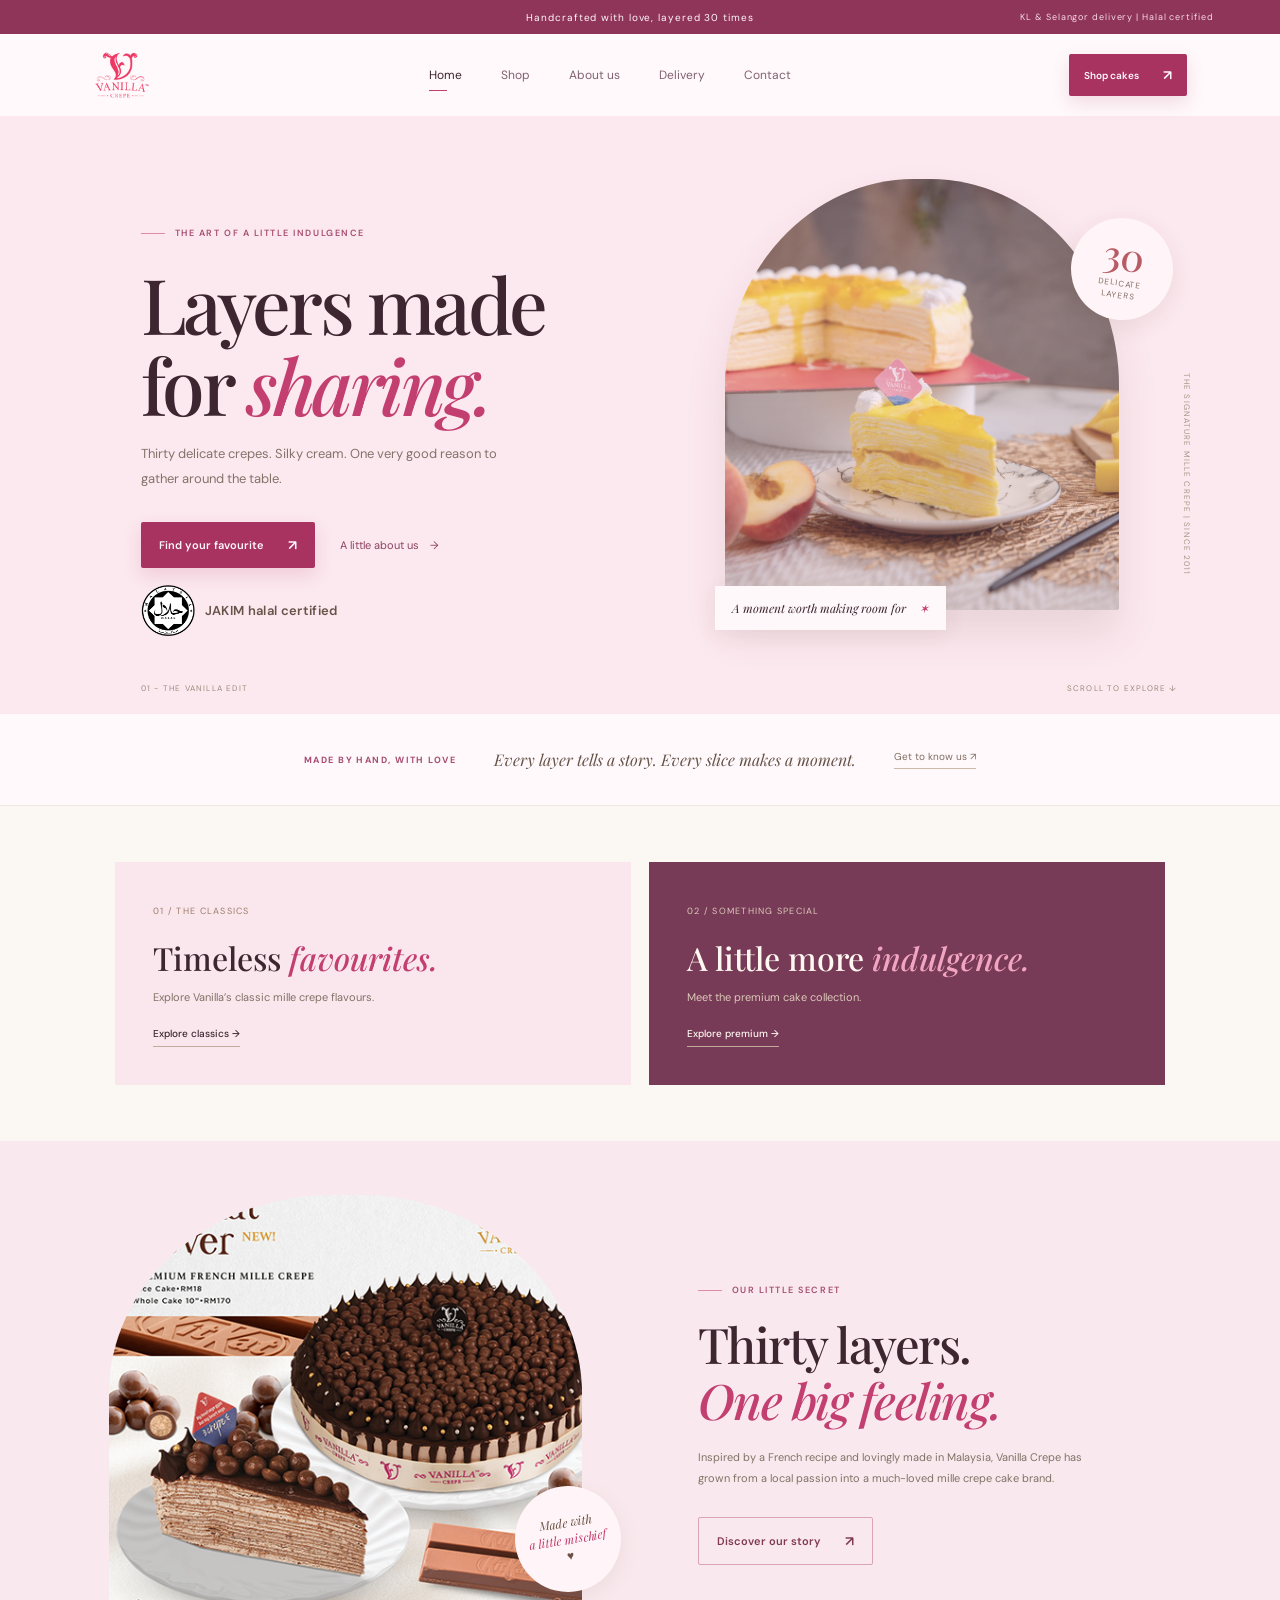
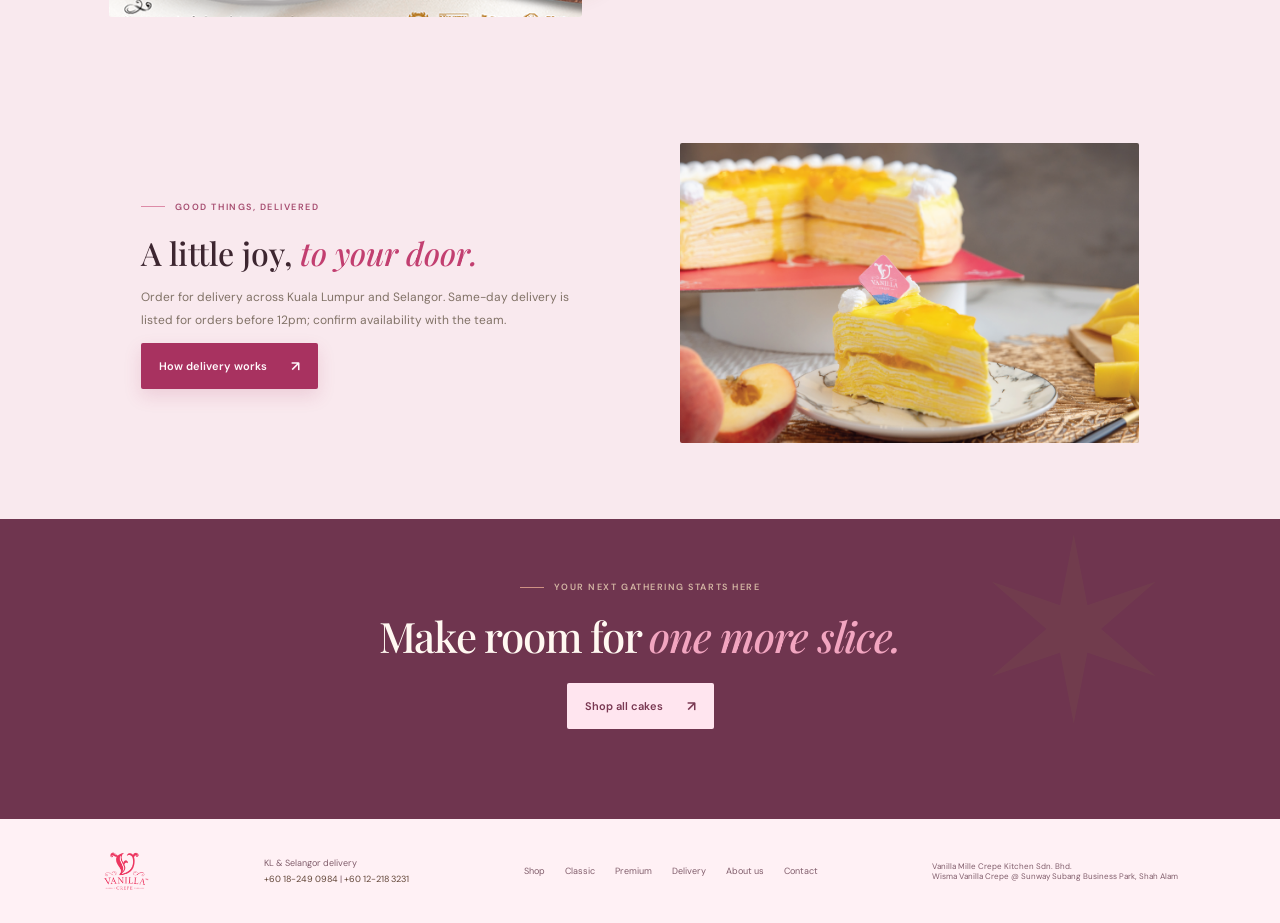
<file: index.html>
<!doctype html><html lang="en"><head><meta charset="utf-8"><meta name="viewport" content="width=device-width,initial-scale=1"><meta name="theme-color" content="#faf7f2"><meta name="description" content="Vanilla Crepe handcrafted mille crepe cakes, delivery and company story."><title>Vanilla Crepe | Layers made for sharing</title><link rel="preconnect" href="https://fonts.googleapis.com"><link rel="preconnect" href="https://fonts.gstatic.com" crossorigin><link href="https://fonts.googleapis.com/css2?family=DM+Sans:wght@400;500;600;700&family=Playfair+Display:ital,wght@0,500;0,600;0,700;1,500;1,600&display=swap" rel="stylesheet"><link rel="stylesheet" href="styles.css"><link rel="stylesheet" href="commerce.css?v=halal-mark-large"></head><body><div class="announcement"><span>Handcrafted with love, layered 30 times</span><span class="announce-right">KL &amp; Selangor delivery | Halal certified</span></div><header class="header"><a class="brand" href="index.html" aria-label="Vanilla Crepe home"><img class="brand-logo" src="assets/vanilla-crepe-logo.png" alt="Vanilla Crepe"></a><button class="menu-toggle" aria-label="Open menu" aria-expanded="false">&#9776;</button><nav class="nav"><a class="active" href="index.html">Home</a><a href="shop.html">Shop</a><a href="about.html">About us</a><a href="delivery.html">Delivery</a><a href="contact.html">Contact</a></nav><div class="head-actions"><a class="button button-dark header-shop" href="shop.html">Shop cakes <span>&#8599;</span></a></div></header><main id="home"><section class="hero"><div class="hero-copy"><div class="kicker"><span class="kicker-line"></span> THE ART OF A LITTLE INDULGENCE</div><h1>Layers made<br>for <em>sharing.</em></h1><p>Thirty delicate crepes. Silky cream. One very good reason to gather around the table.</p><div class="hero-buttons"><a class="button button-dark" href="shop.html">Find your favourite <span>&#8599;</span></a><a class="text-link" href="about.html">A little about us <span>&rarr;</span></a></div><div class="hero-note" style="position:static;top:auto;left:auto;margin:16px 0 0"><span class="halal-stamp"><img src="assets/malaysia-halal-logo.png" alt="Malaysia Halal certification logo"></span><span><b>JAKIM halal certified</b></span></div></div><div class="hero-visual"><div class="hero-photo"></div><div class="hero-badge"><span>30</span><small>delicate<br>layers</small></div><div class="hero-caption">A moment worth making room for <span>&#10038;</span></div><div class="hero-side-note">THE SIGNATURE MILLE CREPE | SINCE 2011</div></div><div class="hero-bottom"><span>01 - THE VANILLA EDIT</span><span>SCROLL TO EXPLORE &#8595;</span></div></section><section class="intro-strip"><p>MADE BY HAND, WITH LOVE</p><span>Every layer tells a story. Every slice makes a moment.</span><a href="about.html">Get to know us &#8599;</a></section><section class="home-links"><a class="home-link-card" href="classic-cakes.html"><span>01 / THE CLASSICS</span><h2>Timeless <em>favourites.</em></h2><p>Explore Vanilla’s classic mille crepe flavours.</p><b>Explore classics &rarr;</b></a><a class="home-link-card home-link-dark" href="premium-cakes.html"><span>02 / SOMETHING SPECIAL</span><h2>A little more <em>indulgence.</em></h2><p>Meet the premium cake collection.</p><b>Explore premium &rarr;</b></a></section><section class="story-section"><div class="story-image"><div class="story-image-inner"></div><span class="story-sticker">Made with<br><em>a little mischief</em> &#9829;</span></div><div class="story-copy"><div class="kicker"><span class="kicker-line"></span> OUR LITTLE SECRET</div><h2>Thirty layers.<br><em>One big feeling.</em></h2><p>Inspired by a French recipe and lovingly made in Malaysia, Vanilla Crepe has grown from a local passion into a much-loved mille crepe cake brand.</p><a class="button button-outline" href="about.html">Discover our story <span>&#8599;</span></a></div></section><section class="home-delivery"><div><div class="kicker"><span class="kicker-line"></span> GOOD THINGS, DELIVERED</div><h2>A little joy, <em>to your door.</em></h2><p>Order for delivery across Kuala Lumpur and Selangor. Same-day delivery is listed for orders before 12pm; confirm availability with the team.</p><a class="button button-dark" href="delivery.html">How delivery works <span>&#8599;</span></a></div><div class="delivery-art"><img src="assets/website-feature.png" alt="Vanilla Crepe cake ready to share"></div></section><section class="closing"><div class="kicker"><span class="kicker-line"></span> YOUR NEXT GATHERING STARTS HERE</div><h2>Make room for <em>one more slice.</em></h2><a class="button button-light" href="shop.html">Shop all cakes <span>&#8599;</span></a><span class="closing-flower">&#10038;</span></section></main><footer><a class="brand footer-brand" href="index.html"><img class="brand-logo" src="assets/vanilla-crepe-logo.png" alt="Vanilla Crepe"></a><span>KL &amp; Selangor delivery<br><a href="tel:+60182490984">+60 18-249 0984</a> | <a href="tel:+60122183231">+60 12-218 3231</a></span><nav><a href="shop.html">Shop</a><a href="classic-cakes.html">Classic</a><a href="premium-cakes.html">Premium</a><a href="delivery.html">Delivery</a><a href="about.html">About us</a><a href="contact.html">Contact</a></nav><small>Vanilla Mille Crepe Kitchen Sdn. Bhd.<br>Wisma Vanilla Crepe @ Sunway Subang Business Park, Shah Alam</small></footer><script src="site.js"></script></body></html>
</file>
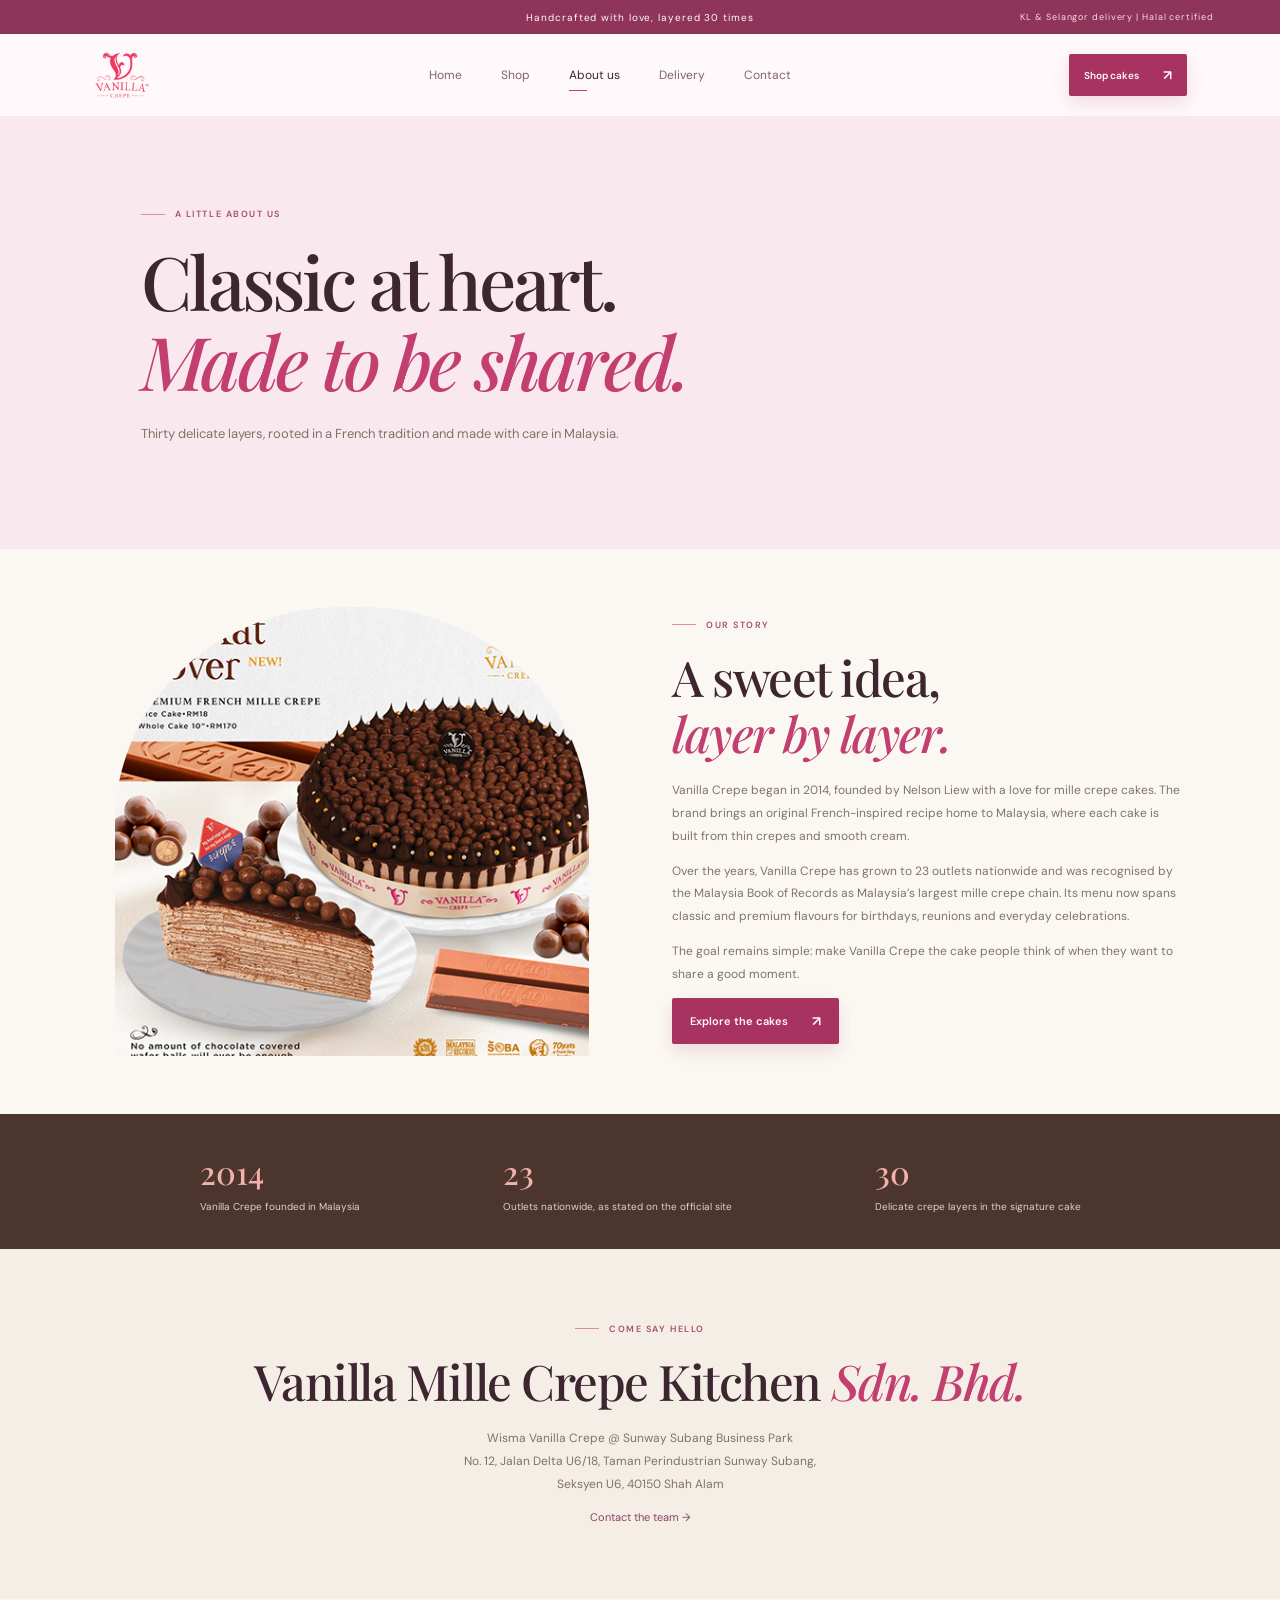
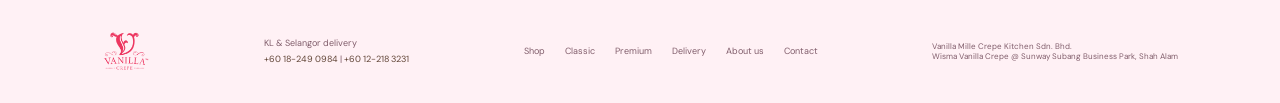
<file: about.html>
<!doctype html><html lang="en"><head><meta charset="utf-8"><meta name="viewport" content="width=device-width,initial-scale=1"><meta name="theme-color" content="#faf7f2"><meta name="description" content="Vanilla Crepe handcrafted mille crepe cakes, delivery and company story."><title>Vanilla Crepe | Layers made for sharing</title><link rel="preconnect" href="https://fonts.googleapis.com"><link rel="preconnect" href="https://fonts.gstatic.com" crossorigin><link href="https://fonts.googleapis.com/css2?family=DM+Sans:wght@400;500;600;700&family=Playfair+Display:ital,wght@0,500;0,600;0,700;1,500;1,600&display=swap" rel="stylesheet"><link rel="stylesheet" href="styles.css"><link rel="stylesheet" href="commerce.css?v=mobile-hero-fix"></head><body><div class="announcement"><span>Handcrafted with love, layered 30 times</span><span class="announce-right">KL &amp; Selangor delivery | Halal certified</span></div><header class="header"><a class="brand" href="index.html" aria-label="Vanilla Crepe home"><img class="brand-logo" src="assets/vanilla-crepe-logo.png" alt="Vanilla Crepe"></a><button class="menu-toggle" aria-label="Open menu" aria-expanded="false">&#9776;</button><nav class="nav"><a href="index.html">Home</a><a href="shop.html">Shop</a><a class="active" href="about.html">About us</a><a href="delivery.html">Delivery</a><a href="contact.html">Contact</a></nav><div class="head-actions"><a class="button button-dark header-shop" href="shop.html">Shop cakes <span>&#8599;</span></a></div></header><main class="content-page"><section class="page-hero"><div class="kicker"><span class="kicker-line"></span> A LITTLE ABOUT US</div><h1>Classic at heart.<br><em>Made to be shared.</em></h1><p>Thirty delicate layers, rooted in a French tradition and made with care in Malaysia.</p></section><section class="editorial-grid"><div class="editorial-photo"></div><div class="editorial-copy"><div class="kicker"><span class="kicker-line"></span> OUR STORY</div><h2>A sweet idea,<br><em>layer by layer.</em></h2><p>Vanilla Crepe began in 2014, founded by Nelson Liew with a love for mille crepe cakes. The brand brings an original French-inspired recipe home to Malaysia, where each cake is built from thin crepes and smooth cream.</p><p>Over the years, Vanilla Crepe has grown to 23 outlets nationwide and was recognised by the Malaysia Book of Records as Malaysia’s largest mille crepe chain. Its menu now spans classic and premium flavours for birthdays, reunions and everyday celebrations.</p><p>The goal remains simple: make Vanilla Crepe the cake people think of when they want to share a good moment.</p><a class="button button-dark" href="shop.html">Explore the cakes <span>&#8599;</span></a></div></section><section class="milestone-band"><div><b>2014</b><span>Vanilla Crepe founded in Malaysia</span></div><div><b>23</b><span>Outlets nationwide, as stated on the official site</span></div><div><b>30</b><span>Delicate crepe layers in the signature cake</span></div></section><section class="address-panel"><div class="kicker"><span class="kicker-line"></span> COME SAY HELLO</div><h2>Vanilla Mille Crepe Kitchen <em>Sdn. Bhd.</em></h2><p>Wisma Vanilla Crepe @ Sunway Subang Business Park<br>No. 12, Jalan Delta U6/18, Taman Perindustrian Sunway Subang,<br>Seksyen U6, 40150 Shah Alam</p><a class="text-link" href="contact.html">Contact the team &rarr;</a></section></main><footer><a class="brand footer-brand" href="index.html"><img class="brand-logo" src="assets/vanilla-crepe-logo.png" alt="Vanilla Crepe"></a><span>KL &amp; Selangor delivery<br><a href="tel:+60182490984">+60 18-249 0984</a> | <a href="tel:+60122183231">+60 12-218 3231</a></span><nav><a href="shop.html">Shop</a><a href="classic-cakes.html">Classic</a><a href="premium-cakes.html">Premium</a><a href="delivery.html">Delivery</a><a class="active" href="about.html">About us</a><a href="contact.html">Contact</a></nav><small>Vanilla Mille Crepe Kitchen Sdn. Bhd.<br>Wisma Vanilla Crepe @ Sunway Subang Business Park, Shah Alam</small></footer><script src="site.js"></script></body></html>
</file>
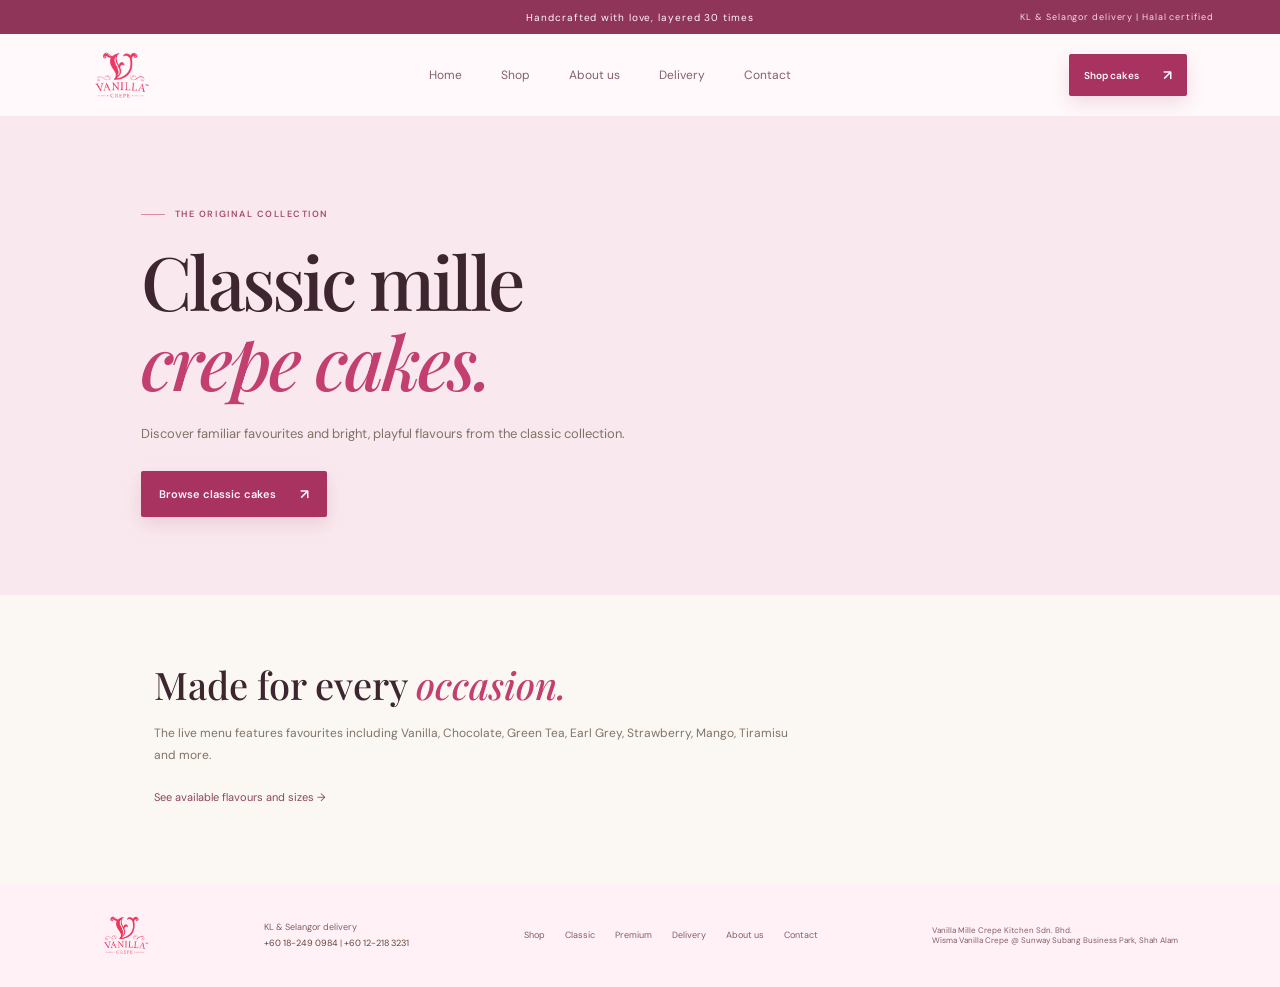
<file: classic-cakes.html>
<!doctype html><html lang="en"><head><meta charset="utf-8"><meta name="viewport" content="width=device-width,initial-scale=1"><meta name="theme-color" content="#faf7f2"><meta name="description" content="Vanilla Crepe handcrafted mille crepe cakes, delivery and company story."><title>Vanilla Crepe | Layers made for sharing</title><link rel="preconnect" href="https://fonts.googleapis.com"><link rel="preconnect" href="https://fonts.gstatic.com" crossorigin><link href="https://fonts.googleapis.com/css2?family=DM+Sans:wght@400;500;600;700&family=Playfair+Display:ital,wght@0,500;0,600;0,700;1,500;1,600&display=swap" rel="stylesheet"><link rel="stylesheet" href="styles.css"><link rel="stylesheet" href="commerce.css?v=mobile-hero-fix"></head><body><div class="announcement"><span>Handcrafted with love, layered 30 times</span><span class="announce-right">KL &amp; Selangor delivery | Halal certified</span></div><header class="header"><a class="brand" href="index.html" aria-label="Vanilla Crepe home"><img class="brand-logo" src="assets/vanilla-crepe-logo.png" alt="Vanilla Crepe"></a><button class="menu-toggle" aria-label="Open menu" aria-expanded="false">&#9776;</button><nav class="nav"><a href="index.html">Home</a><a href="shop.html">Shop</a><a href="about.html">About us</a><a href="delivery.html">Delivery</a><a href="contact.html">Contact</a></nav><div class="head-actions"><a class="button button-dark header-shop" href="shop.html">Shop cakes <span>&#8599;</span></a></div></header><main class="content-page"><section class="page-hero"><div class="kicker"><span class="kicker-line"></span> THE ORIGINAL COLLECTION</div><h1>Classic mille<br><em>crepe cakes.</em></h1><p>Discover familiar favourites and bright, playful flavours from the classic collection.</p><a class="button button-dark" href="shop.html?category=classic#cakes">Browse classic cakes <span>&#8599;</span></a></section><section class="category-list"><h2>Made for every <em>occasion.</em></h2><p>The live menu features favourites including Vanilla, Chocolate, Green Tea, Earl Grey, Strawberry, Mango, Tiramisu and more.</p><a class="text-link" href="shop.html?category=classic#cakes">See available flavours and sizes &rarr;</a></section></main><footer><a class="brand footer-brand" href="index.html"><img class="brand-logo" src="assets/vanilla-crepe-logo.png" alt="Vanilla Crepe"></a><span>KL &amp; Selangor delivery<br><a href="tel:+60182490984">+60 18-249 0984</a> | <a href="tel:+60122183231">+60 12-218 3231</a></span><nav><a href="shop.html">Shop</a><a href="classic-cakes.html">Classic</a><a href="premium-cakes.html">Premium</a><a href="delivery.html">Delivery</a><a href="about.html">About us</a><a href="contact.html">Contact</a></nav><small>Vanilla Mille Crepe Kitchen Sdn. Bhd.<br>Wisma Vanilla Crepe @ Sunway Subang Business Park, Shah Alam</small></footer><script src="site.js"></script></body></html>
</file>
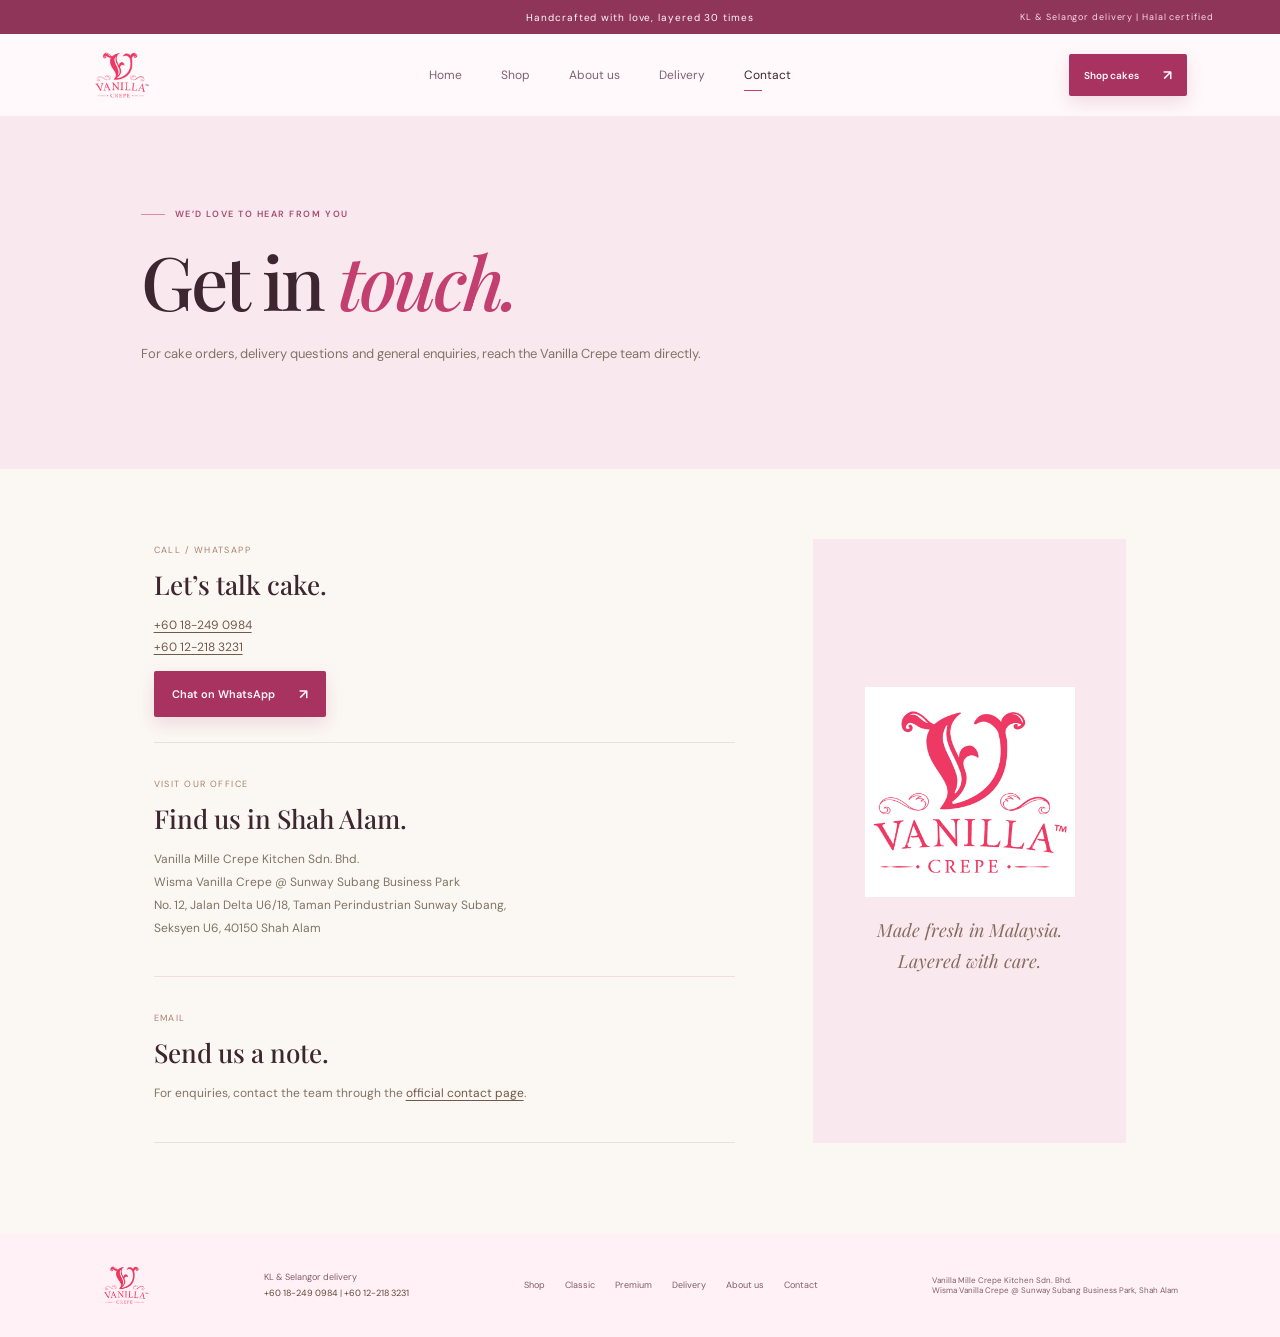
<file: contact.html>
<!doctype html><html lang="en"><head><meta charset="utf-8"><meta name="viewport" content="width=device-width,initial-scale=1"><meta name="theme-color" content="#faf7f2"><meta name="description" content="Vanilla Crepe handcrafted mille crepe cakes, delivery and company story."><title>Vanilla Crepe | Layers made for sharing</title><link rel="preconnect" href="https://fonts.googleapis.com"><link rel="preconnect" href="https://fonts.gstatic.com" crossorigin><link href="https://fonts.googleapis.com/css2?family=DM+Sans:wght@400;500;600;700&family=Playfair+Display:ital,wght@0,500;0,600;0,700;1,500;1,600&display=swap" rel="stylesheet"><link rel="stylesheet" href="styles.css"><link rel="stylesheet" href="commerce.css?v=mobile-hero-fix"></head><body><div class="announcement"><span>Handcrafted with love, layered 30 times</span><span class="announce-right">KL &amp; Selangor delivery | Halal certified</span></div><header class="header"><a class="brand" href="index.html" aria-label="Vanilla Crepe home"><img class="brand-logo" src="assets/vanilla-crepe-logo.png" alt="Vanilla Crepe"></a><button class="menu-toggle" aria-label="Open menu" aria-expanded="false">&#9776;</button><nav class="nav"><a href="index.html">Home</a><a href="shop.html">Shop</a><a href="about.html">About us</a><a href="delivery.html">Delivery</a><a class="active" href="contact.html">Contact</a></nav><div class="head-actions"><a class="button button-dark header-shop" href="shop.html">Shop cakes <span>&#8599;</span></a></div></header><main class="content-page"><section class="page-hero"><div class="kicker"><span class="kicker-line"></span> WE’D LOVE TO HEAR FROM YOU</div><h1>Get in <em>touch.</em></h1><p>For cake orders, delivery questions and general enquiries, reach the Vanilla Crepe team directly.</p></section><section class="contact-layout"><div class="contact-details"><article><span>CALL / WHATSAPP</span><h2>Let’s talk cake.</h2><p><a href="tel:+60182490984">+60 18-249 0984</a><br><a href="tel:+60122183231">+60 12-218 3231</a></p><a class="button button-dark" href="https://wa.me/60182490984" target="_blank" rel="noopener">Chat on WhatsApp <span>&#8599;</span></a></article><article><span>VISIT OUR OFFICE</span><h2>Find us in Shah Alam.</h2><p>Vanilla Mille Crepe Kitchen Sdn. Bhd.<br>Wisma Vanilla Crepe @ Sunway Subang Business Park<br>No. 12, Jalan Delta U6/18, Taman Perindustrian Sunway Subang,<br>Seksyen U6, 40150 Shah Alam</p></article><article><span>EMAIL</span><h2>Send us a note.</h2><p>For enquiries, contact the team through the <a href="https://www.vanillacrepe.com/contact-us/">official contact page</a>.</p></article></div><div class="contact-visual"><img src="assets/vanilla-crepe-logo.png" alt="Vanilla Crepe logo"><p>Made fresh in Malaysia.<br>Layered with care.</p></div></section></main><footer><a class="brand footer-brand" href="index.html"><img class="brand-logo" src="assets/vanilla-crepe-logo.png" alt="Vanilla Crepe"></a><span>KL &amp; Selangor delivery<br><a href="tel:+60182490984">+60 18-249 0984</a> | <a href="tel:+60122183231">+60 12-218 3231</a></span><nav><a href="shop.html">Shop</a><a href="classic-cakes.html">Classic</a><a href="premium-cakes.html">Premium</a><a href="delivery.html">Delivery</a><a href="about.html">About us</a><a class="active" href="contact.html">Contact</a></nav><small>Vanilla Mille Crepe Kitchen Sdn. Bhd.<br>Wisma Vanilla Crepe @ Sunway Subang Business Park, Shah Alam</small></footer><script src="site.js"></script></body></html>
</file>
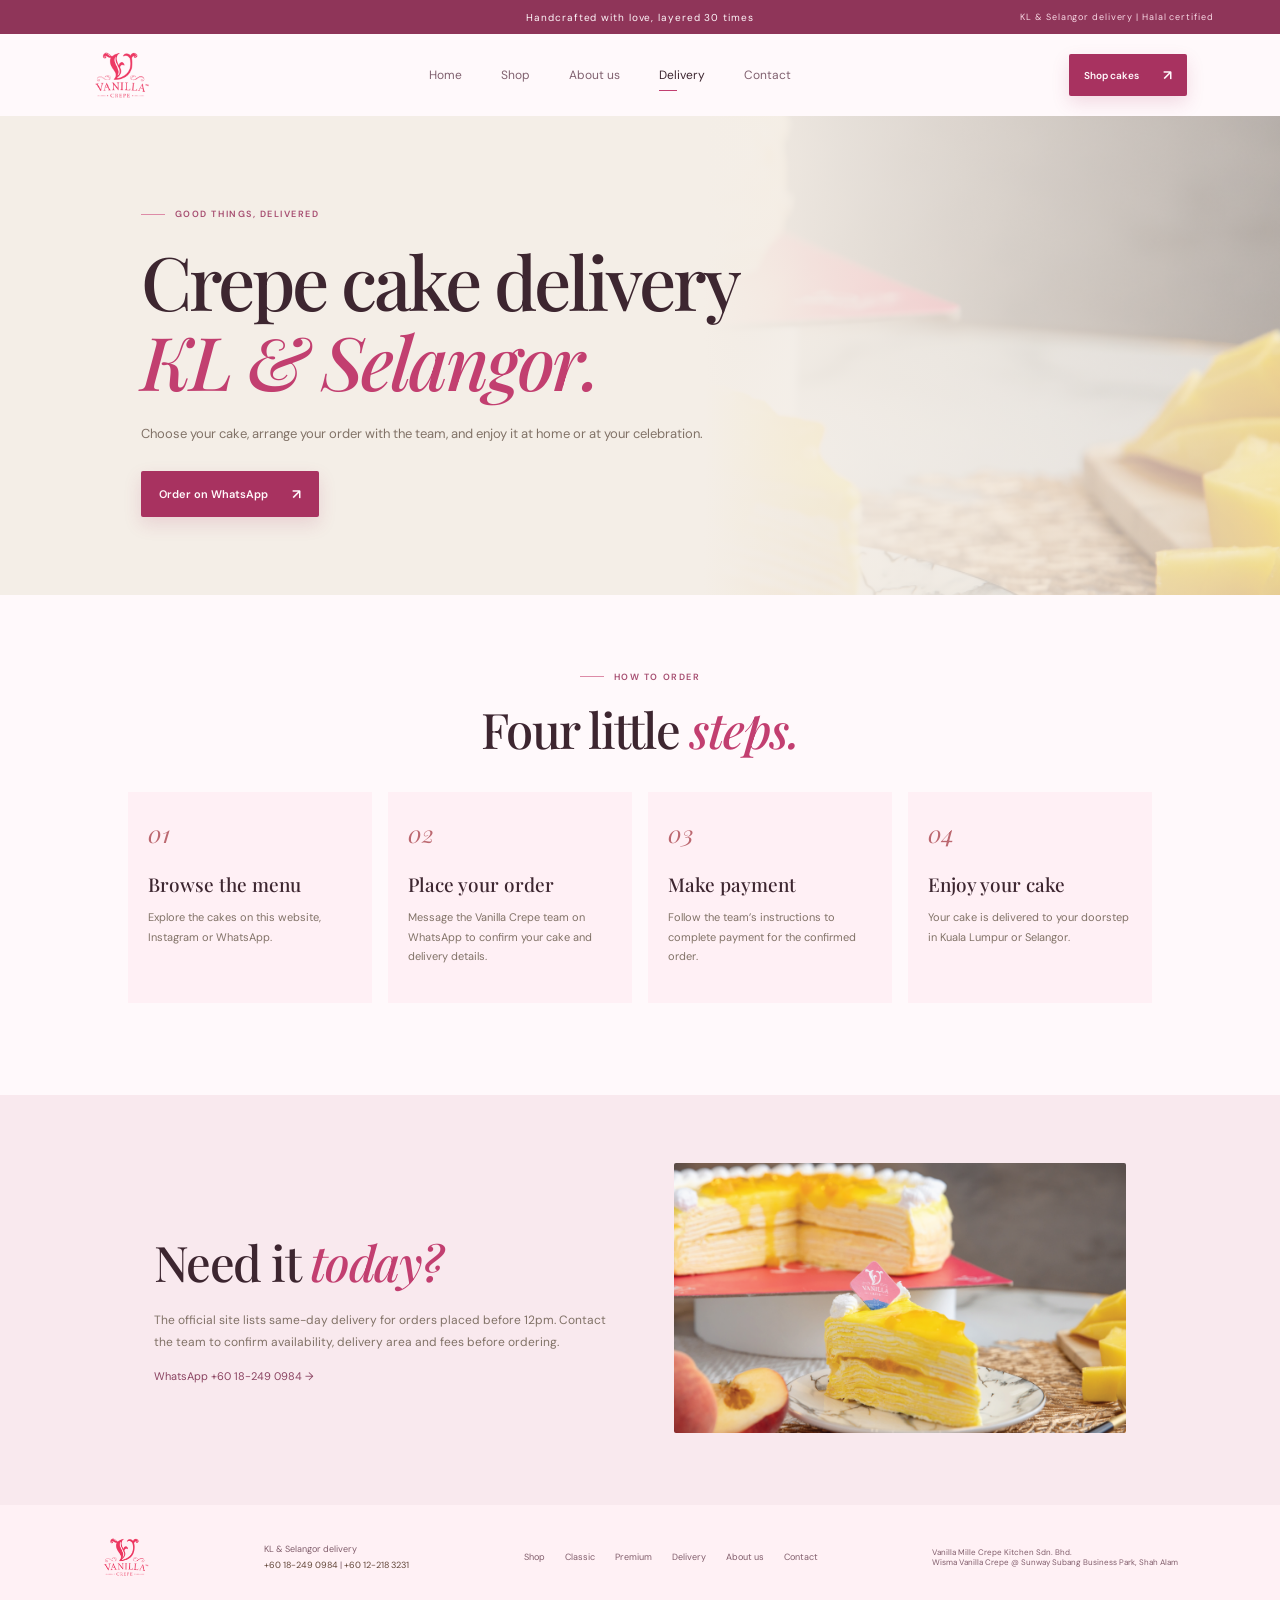
<file: delivery.html>
<!doctype html><html lang="en"><head><meta charset="utf-8"><meta name="viewport" content="width=device-width,initial-scale=1"><meta name="theme-color" content="#faf7f2"><meta name="description" content="Vanilla Crepe handcrafted mille crepe cakes, delivery and company story."><title>Vanilla Crepe | Layers made for sharing</title><link rel="preconnect" href="https://fonts.googleapis.com"><link rel="preconnect" href="https://fonts.gstatic.com" crossorigin><link href="https://fonts.googleapis.com/css2?family=DM+Sans:wght@400;500;600;700&family=Playfair+Display:ital,wght@0,500;0,600;0,700;1,500;1,600&display=swap" rel="stylesheet"><link rel="stylesheet" href="styles.css"><link rel="stylesheet" href="commerce.css?v=mobile-hero-fix"></head><body><div class="announcement"><span>Handcrafted with love, layered 30 times</span><span class="announce-right">KL &amp; Selangor delivery | Halal certified</span></div><header class="header"><a class="brand" href="index.html" aria-label="Vanilla Crepe home"><img class="brand-logo" src="assets/vanilla-crepe-logo.png" alt="Vanilla Crepe"></a><button class="menu-toggle" aria-label="Open menu" aria-expanded="false">&#9776;</button><nav class="nav"><a href="index.html">Home</a><a href="shop.html">Shop</a><a href="about.html">About us</a><a class="active" href="delivery.html">Delivery</a><a href="contact.html">Contact</a></nav><div class="head-actions"><a class="button button-dark header-shop" href="shop.html">Shop cakes <span>&#8599;</span></a></div></header><main class="content-page"><section class="page-hero page-hero-delivery"><div class="kicker"><span class="kicker-line"></span> GOOD THINGS, DELIVERED</div><h1>Crepe cake delivery<br><em>KL &amp; Selangor.</em></h1><p>Choose your cake, arrange your order with the team, and enjoy it at home or at your celebration.</p><a class="button button-dark" href="https://wa.me/60182490984" target="_blank" rel="noopener">Order on WhatsApp <span>&#8599;</span></a></section><section class="steps-section"><div class="kicker"><span class="kicker-line"></span> HOW TO ORDER</div><h2>Four little <em>steps.</em></h2><div class="delivery-steps"><article><b>01</b><h3>Browse the menu</h3><p>Explore the cakes on this website, Instagram or WhatsApp.</p></article><article><b>02</b><h3>Place your order</h3><p>Message the Vanilla Crepe team on WhatsApp to confirm your cake and delivery details.</p></article><article><b>03</b><h3>Make payment</h3><p>Follow the team’s instructions to complete payment for the confirmed order.</p></article><article><b>04</b><h3>Enjoy your cake</h3><p>Your cake is delivered to your doorstep in Kuala Lumpur or Selangor.</p></article></div></section><section class="delivery-note"><div><h2>Need it <em>today?</em></h2><p>The official site lists same-day delivery for orders placed before 12pm. Contact the team to confirm availability, delivery area and fees before ordering.</p><a class="text-link" href="https://wa.me/60182490984" target="_blank" rel="noopener">WhatsApp +60 18-249 0984 &rarr;</a></div><div class="delivery-art"><img src="assets/website-feature.png" alt="Vanilla Crepe cake"></div></section></main><footer><a class="brand footer-brand" href="index.html"><img class="brand-logo" src="assets/vanilla-crepe-logo.png" alt="Vanilla Crepe"></a><span>KL &amp; Selangor delivery<br><a href="tel:+60182490984">+60 18-249 0984</a> | <a href="tel:+60122183231">+60 12-218 3231</a></span><nav><a href="shop.html">Shop</a><a href="classic-cakes.html">Classic</a><a href="premium-cakes.html">Premium</a><a class="active" href="delivery.html">Delivery</a><a href="about.html">About us</a><a href="contact.html">Contact</a></nav><small>Vanilla Mille Crepe Kitchen Sdn. Bhd.<br>Wisma Vanilla Crepe @ Sunway Subang Business Park, Shah Alam</small></footer><script src="site.js"></script></body></html>
</file>
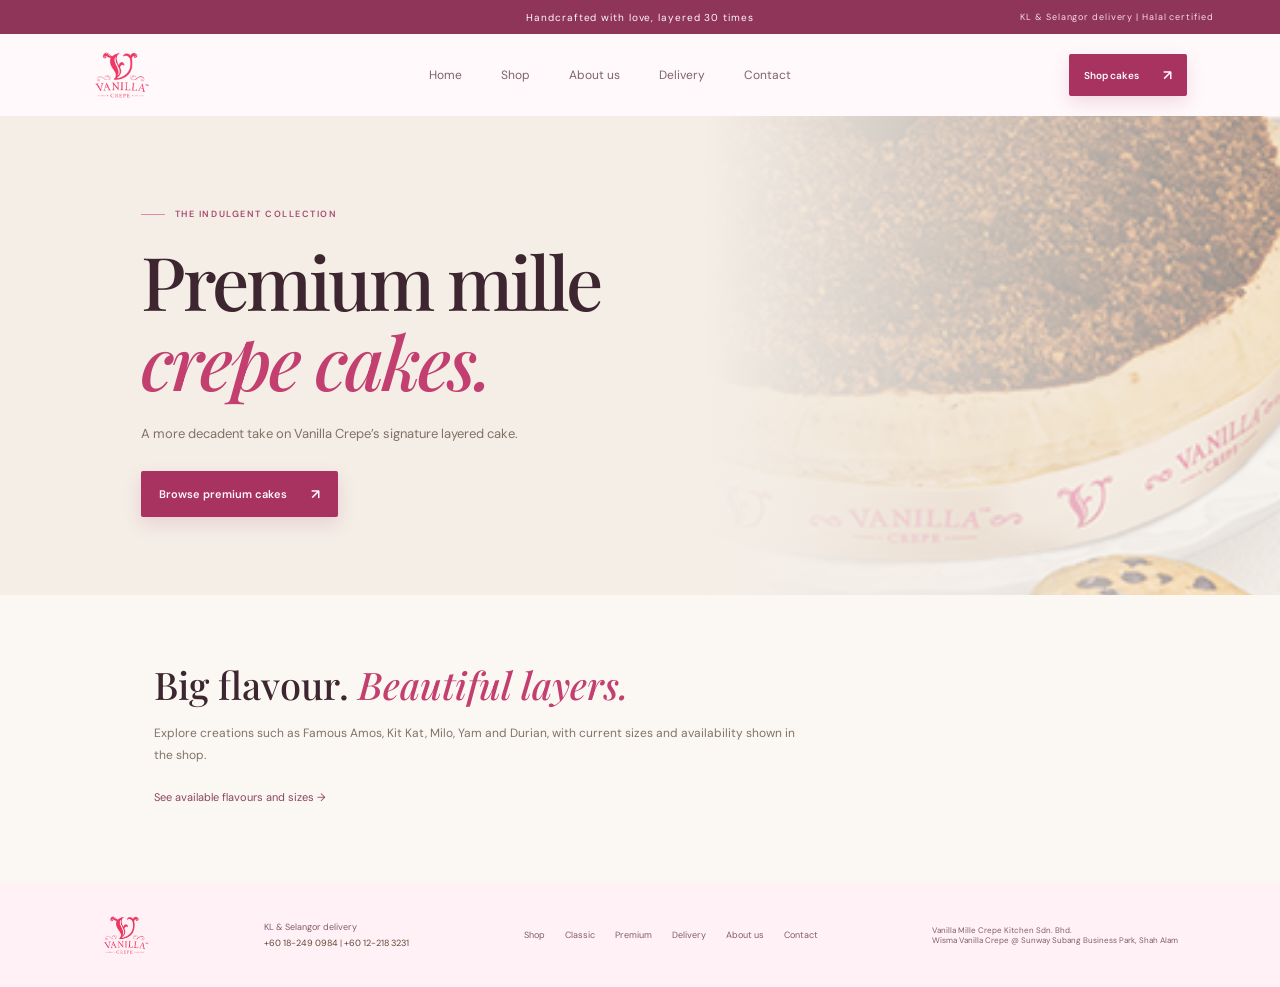
<file: premium-cakes.html>
<!doctype html><html lang="en"><head><meta charset="utf-8"><meta name="viewport" content="width=device-width,initial-scale=1"><meta name="theme-color" content="#faf7f2"><meta name="description" content="Vanilla Crepe handcrafted mille crepe cakes, delivery and company story."><title>Vanilla Crepe | Layers made for sharing</title><link rel="preconnect" href="https://fonts.googleapis.com"><link rel="preconnect" href="https://fonts.gstatic.com" crossorigin><link href="https://fonts.googleapis.com/css2?family=DM+Sans:wght@400;500;600;700&family=Playfair+Display:ital,wght@0,500;0,600;0,700;1,500;1,600&display=swap" rel="stylesheet"><link rel="stylesheet" href="styles.css"><link rel="stylesheet" href="commerce.css?v=mobile-hero-fix"></head><body><div class="announcement"><span>Handcrafted with love, layered 30 times</span><span class="announce-right">KL &amp; Selangor delivery | Halal certified</span></div><header class="header"><a class="brand" href="index.html" aria-label="Vanilla Crepe home"><img class="brand-logo" src="assets/vanilla-crepe-logo.png" alt="Vanilla Crepe"></a><button class="menu-toggle" aria-label="Open menu" aria-expanded="false">&#9776;</button><nav class="nav"><a href="index.html">Home</a><a href="shop.html">Shop</a><a href="about.html">About us</a><a href="delivery.html">Delivery</a><a href="contact.html">Contact</a></nav><div class="head-actions"><a class="button button-dark header-shop" href="shop.html">Shop cakes <span>&#8599;</span></a></div></header><main class="content-page"><section class="page-hero page-hero-premium"><div class="kicker"><span class="kicker-line"></span> THE INDULGENT COLLECTION</div><h1>Premium mille<br><em>crepe cakes.</em></h1><p>A more decadent take on Vanilla Crepe’s signature layered cake.</p><a class="button button-dark" href="shop.html?category=premium#cakes">Browse premium cakes <span>&#8599;</span></a></section><section class="category-list"><h2>Big flavour. <em>Beautiful layers.</em></h2><p>Explore creations such as Famous Amos, Kit Kat, Milo, Yam and Durian, with current sizes and availability shown in the shop.</p><a class="text-link" href="shop.html?category=premium#cakes">See available flavours and sizes &rarr;</a></section></main><footer><a class="brand footer-brand" href="index.html"><img class="brand-logo" src="assets/vanilla-crepe-logo.png" alt="Vanilla Crepe"></a><span>KL &amp; Selangor delivery<br><a href="tel:+60182490984">+60 18-249 0984</a> | <a href="tel:+60122183231">+60 12-218 3231</a></span><nav><a href="shop.html">Shop</a><a href="classic-cakes.html">Classic</a><a href="premium-cakes.html">Premium</a><a href="delivery.html">Delivery</a><a href="about.html">About us</a><a href="contact.html">Contact</a></nav><small>Vanilla Mille Crepe Kitchen Sdn. Bhd.<br>Wisma Vanilla Crepe @ Sunway Subang Business Park, Shah Alam</small></footer><script src="site.js"></script></body></html>
</file>
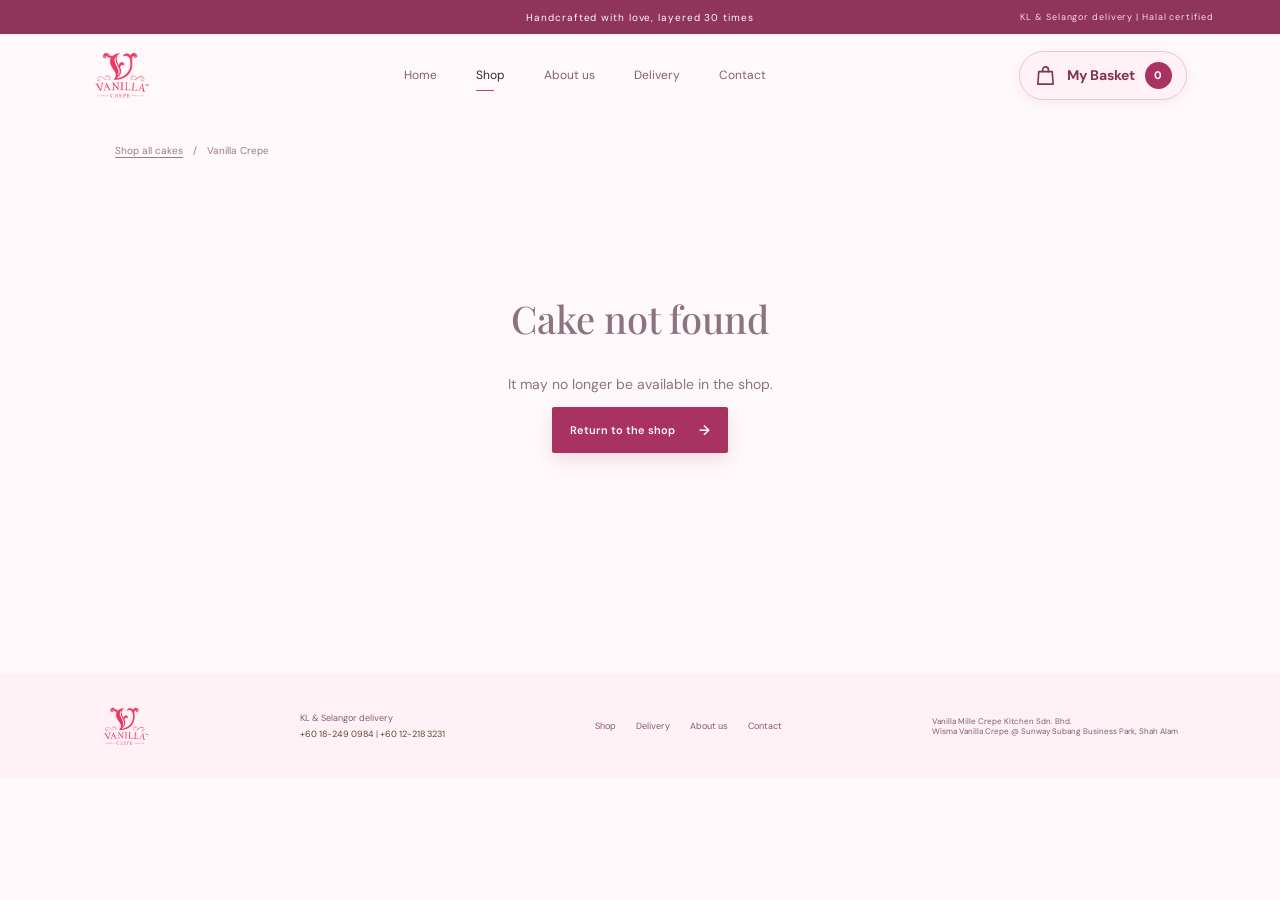
<file: product.html>
<!doctype html><html lang="en"><head><meta charset="utf-8"><meta name="viewport" content="width=device-width,initial-scale=1"><meta name="theme-color" content="#fff1f5"><meta name="description" content="Explore Vanilla Crepe cake details and available sizes."><title>Cake details | Vanilla Crepe</title><link rel="preconnect" href="https://fonts.googleapis.com"><link rel="preconnect" href="https://fonts.gstatic.com" crossorigin><link href="https://fonts.googleapis.com/css2?family=DM+Sans:wght@400;500;600;700&family=Playfair+Display:ital,wght@0,500;0,600;0,700;1,500;1,600&display=swap" rel="stylesheet"><link rel="stylesheet" href="styles.css"><link rel="stylesheet" href="commerce.css?v=mobile-hero-fix"></head><body><div class="announcement"><span>Handcrafted with love, layered 30 times</span><span class="announce-right">KL &amp; Selangor delivery | Halal certified</span></div><header class="header"><a class="brand" href="index.html" aria-label="Vanilla Crepe home"><img class="brand-logo" src="assets/vanilla-crepe-logo.png" alt="Vanilla Crepe"></a><button class="menu-toggle" aria-label="Open menu" aria-expanded="false">&#9776;</button><nav class="nav"><a href="index.html">Home</a><a class="active" href="shop.html">Shop</a><a href="about.html">About us</a><a href="delivery.html">Delivery</a><a href="contact.html">Contact</a></nav><div class="head-actions"><a class="bag-button bag-link" href="shop.html?bag=open#cakes" aria-label="Open My Basket"><svg class="bag-icon" viewBox="0 0 24 24" aria-hidden="true"><path d="M5 8h14l1 13H4L5 8Z"/><path d="M9 8V6a3 3 0 0 1 6 0v2"/></svg><span>My Basket</span><b id="bag-count">0</b></a></div></header><main class="detail-page"><div class="detail-breadcrumb"><a href="shop.html">Shop all cakes</a><span>/</span><span id="detail-category">Vanilla Crepe</span></div><section class="product-detail" id="product-detail"><div class="detail-loading">Loading cake details...</div></section></main><footer><a class="brand footer-brand" href="index.html"><img class="brand-logo" src="assets/vanilla-crepe-logo.png" alt="Vanilla Crepe"></a><span>KL &amp; Selangor delivery<br><a href="tel:+60182490984">+60 18-249 0984</a> | <a href="tel:+60122183231">+60 12-218 3231</a></span><nav><a href="shop.html">Shop</a><a href="delivery.html">Delivery</a><a href="about.html">About us</a><a href="contact.html">Contact</a></nav><small>Vanilla Mille Crepe Kitchen Sdn. Bhd.<br>Wisma Vanilla Crepe @ Sunway Subang Business Park, Shah Alam</small></footer><div class="detail-toast" id="detail-toast" role="status" aria-live="polite"></div><script src="assets/product-catalog.js"></script><script src="site.js"></script><script src="product-detail.js"></script></body></html>
</file>
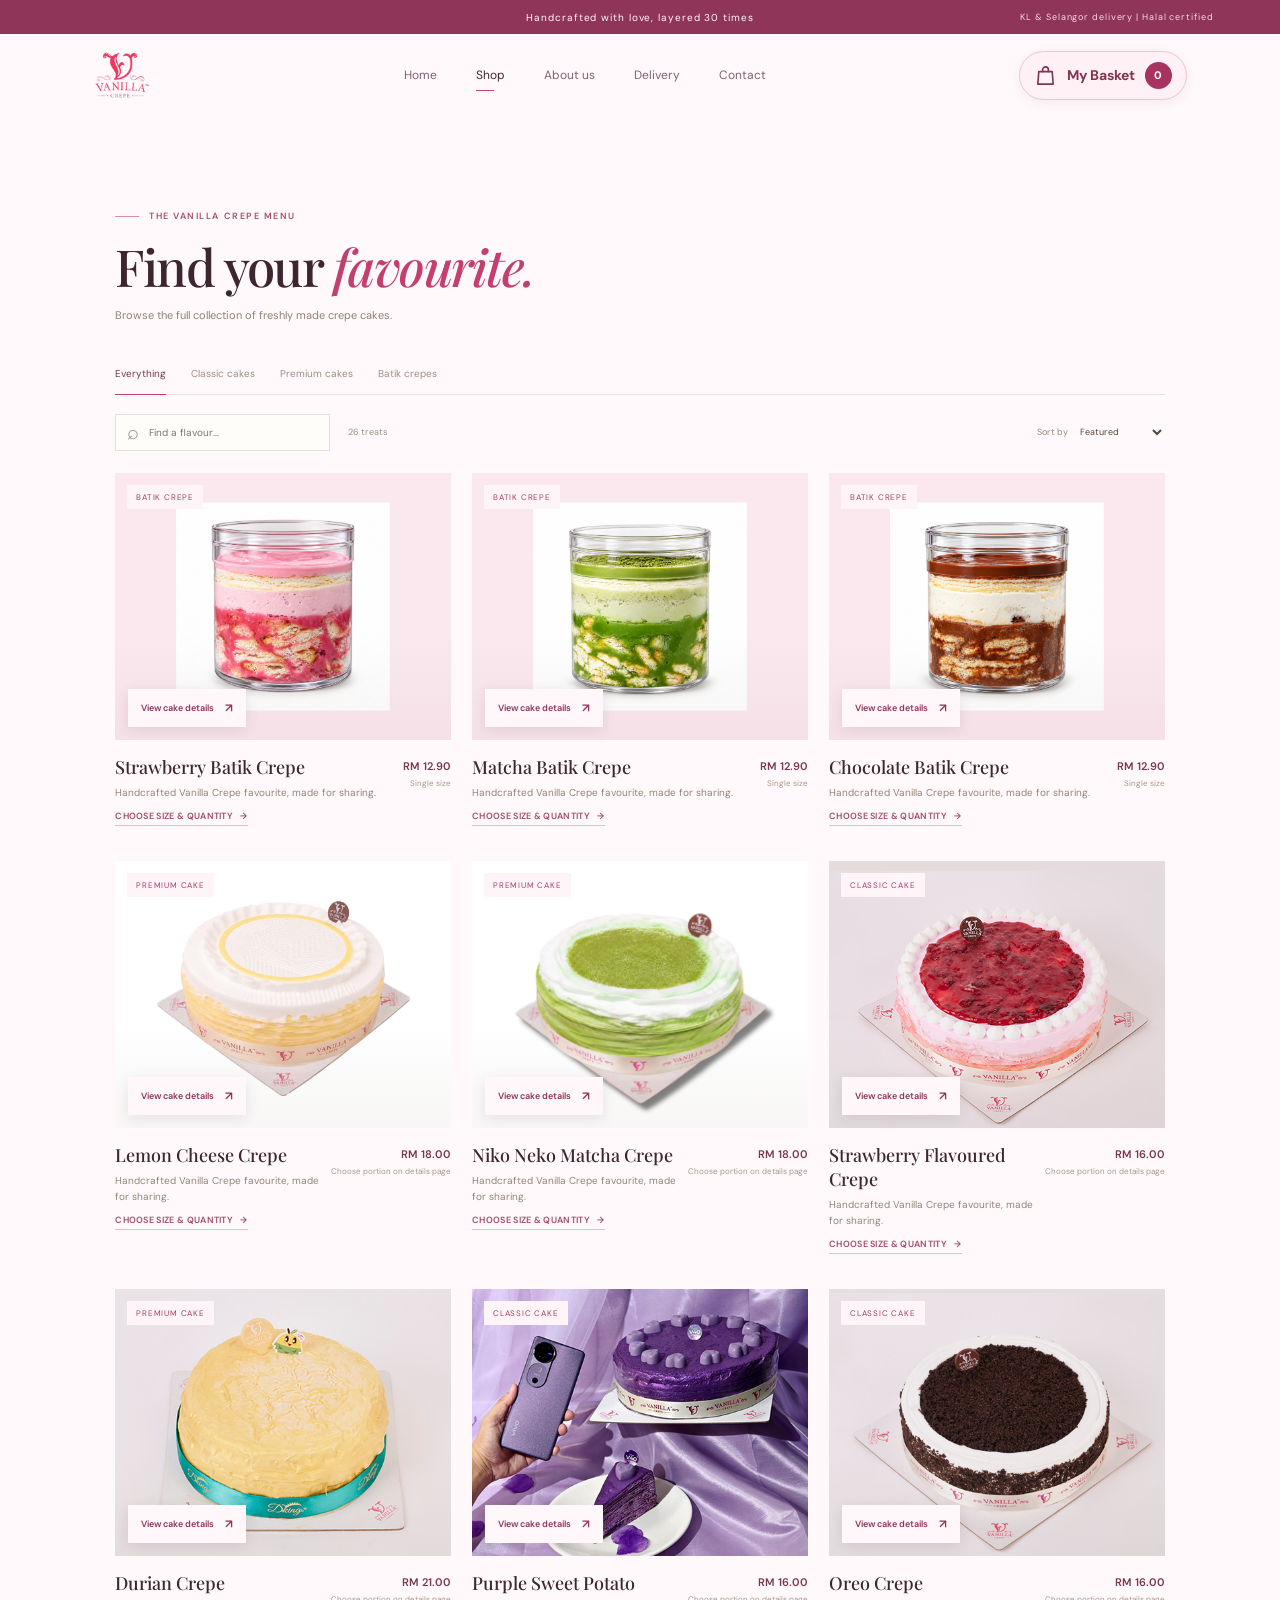
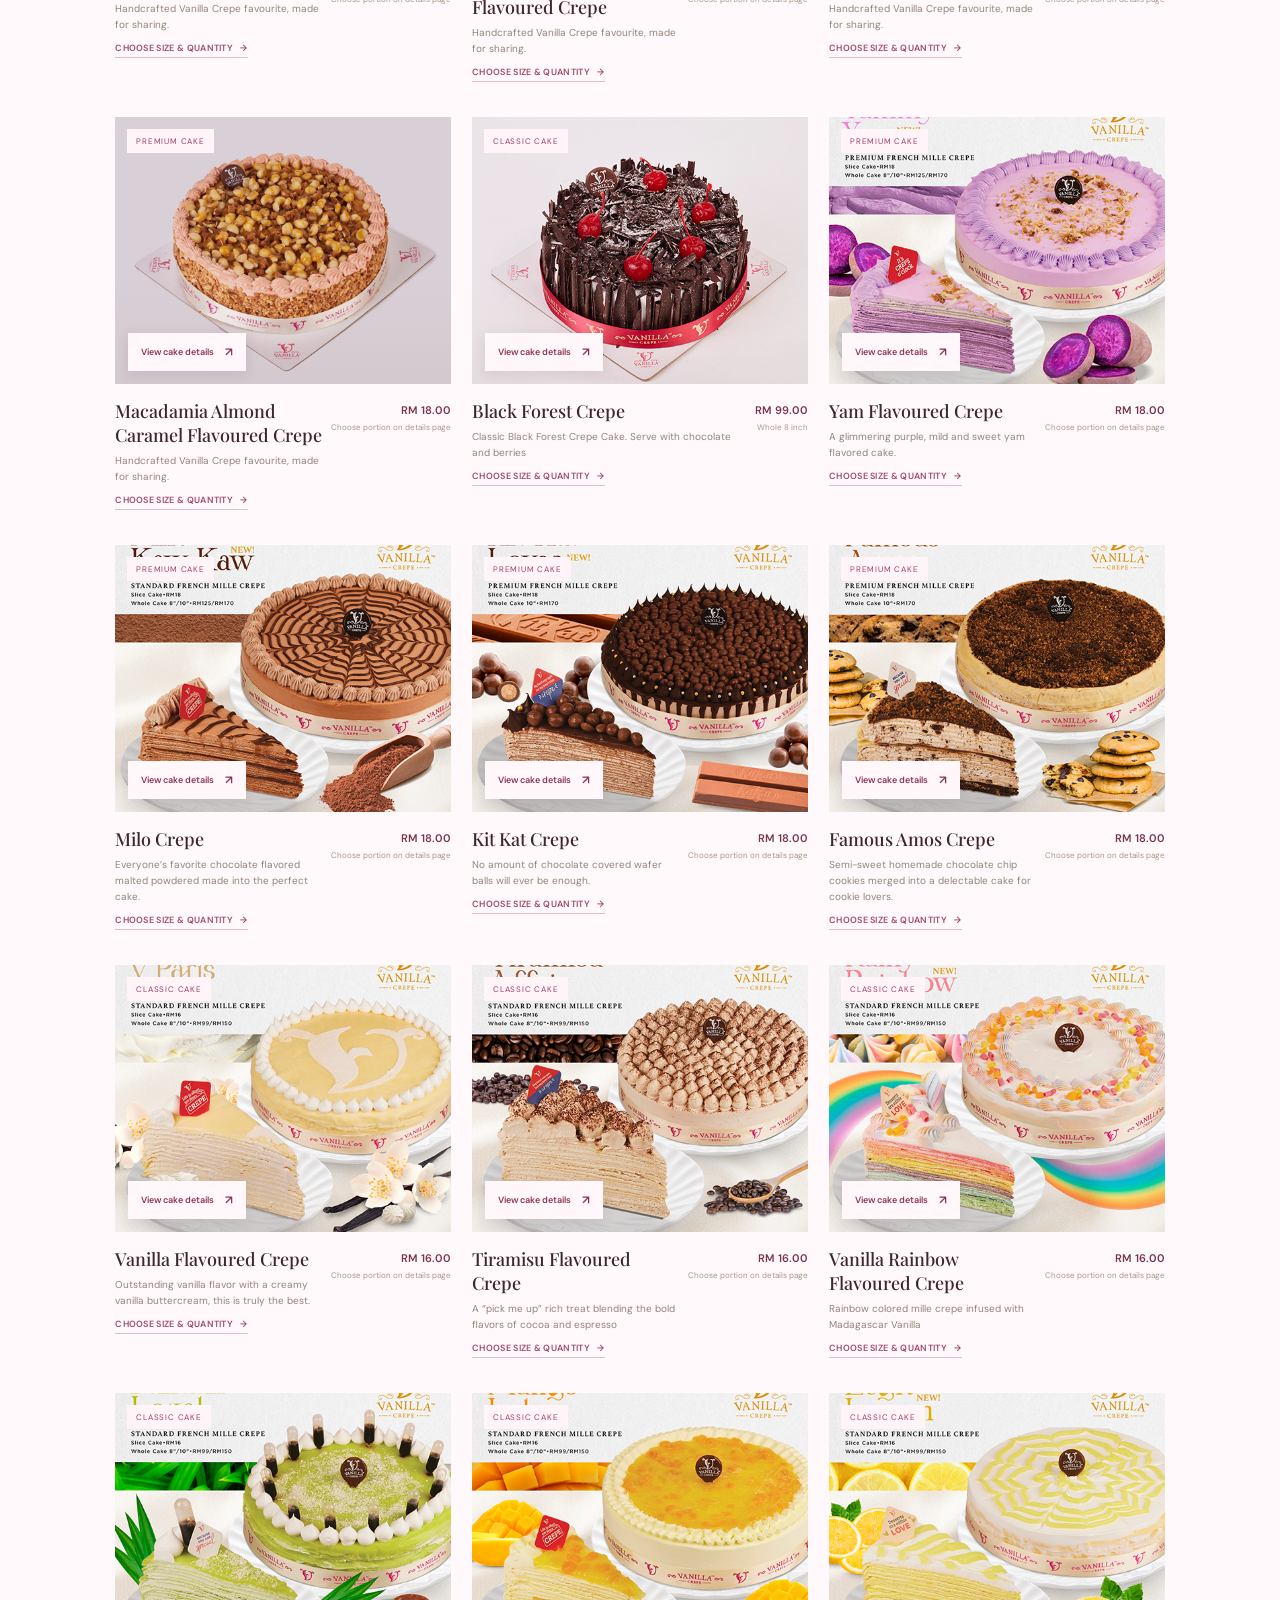
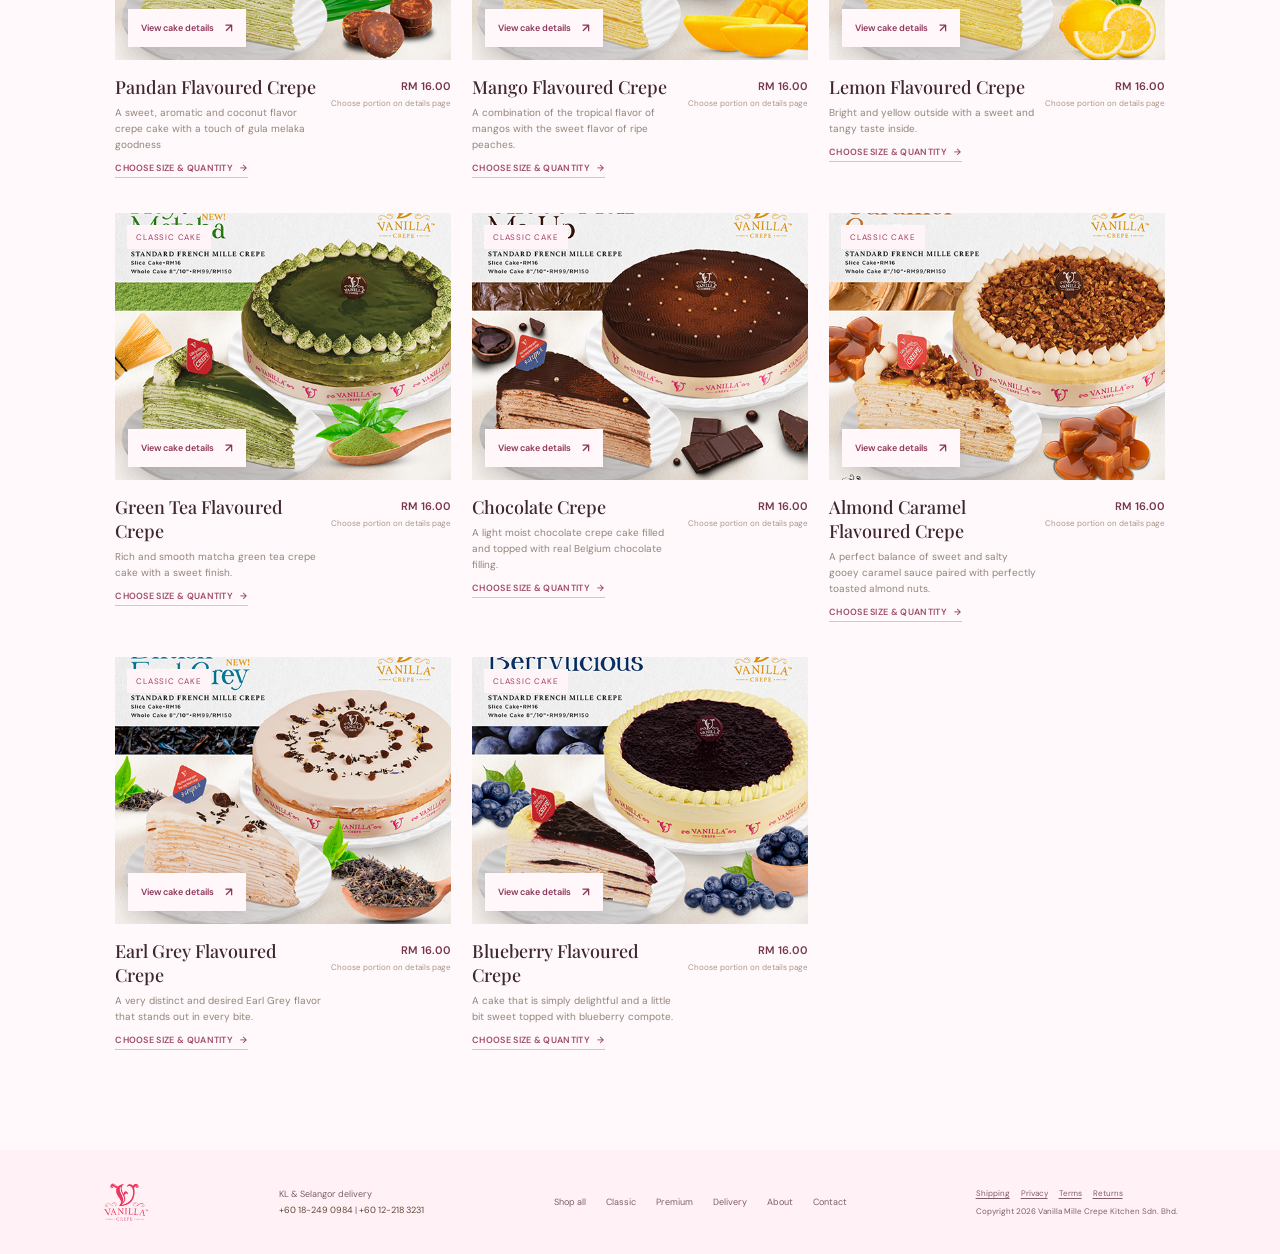
<file: shop.html>
<!doctype html>
<html lang="en">
<head>
  <meta charset="utf-8"><meta name="viewport" content="width=device-width,initial-scale=1">
  <meta name="theme-color" content="#faf7f2"><meta name="description" content="Handcrafted mille crepe cakes from Vanilla Crepe. Made for your sweetest moments.">
  <title>Vanilla Crepe | Layers made for sharing</title>
  <link rel="preconnect" href="https://fonts.googleapis.com"><link rel="preconnect" href="https://fonts.gstatic.com" crossorigin>
  <link href="https://fonts.googleapis.com/css2?family=DM+Sans:wght@400;500;600;700&family=Playfair+Display:ital,wght@0,500;0,600;0,700;1,500;1,600&display=swap" rel="stylesheet">
  <link rel="stylesheet" href="styles.css"><link rel="stylesheet" href="commerce.css?v=mobile-hero-fix">
</head>
<body>
  <div class="announcement"><span>Handcrafted with love, layered 30 times</span><span class="announce-right">KL &amp; Selangor delivery | Halal certified</span></div>
  <header class="header"><a class="brand" href="index.html" aria-label="Vanilla Crepe home"><img class="brand-logo" src="assets/vanilla-crepe-logo.png" alt="Vanilla Crepe"></a>
    <button class="menu-toggle" aria-label="Open menu">&#9776;</button>
    <nav class="nav"><a href="index.html">Home</a><a class="active" href="shop.html">Shop</a><a href="about.html">About us</a><a href="delivery.html">Delivery</a><a href="contact.html">Contact</a></nav>
    <div class="head-actions"><button class="bag-button" aria-label="Open My Basket"><svg class="bag-icon" viewBox="0 0 24 24" aria-hidden="true"><path d="M5 8h14l1 13H4L5 8Z"/><path d="M9 8V6a3 3 0 0 1 6 0v2"/></svg><span>My Basket</span><b id="bag-count">0</b></button></div>
  </header>
  <main id="cakes"><section class="shop-section"><div class="section-top"><div><div class="kicker"><span class="kicker-line"></span> THE VANILLA CREPE MENU</div><h2>Find your <em>favourite.</em></h2><p class="section-description">Browse the full collection of freshly made crepe cakes.</p></div></div><div class="filters" role="tablist"><button class="filter active" data-filter="all">Everything</button><button class="filter" data-filter="classic">Classic cakes</button><button class="filter" data-filter="premium">Premium cakes</button><button class="filter" data-filter="batik">Batik crepes</button></div><div class="catalog-tools"><label class="search-box"><span aria-hidden="true">&#8981;</span><input id="catalog-search" type="search" placeholder="Find a flavour..." aria-label="Search cakes"></label><span class="catalog-count" id="catalog-count"></span><label class="sort-box">Sort by <select id="catalog-sort" aria-label="Sort cakes"><option value="featured">Featured</option><option value="price-low">Price: low to high</option><option value="price-high">Price: high to low</option></select></label></div><div class="products" id="product-grid"></div></section></main>
  <footer><a class="brand footer-brand" href="index.html"><img class="brand-logo" src="assets/vanilla-crepe-logo.png" alt="Vanilla Crepe"></a><span>KL &amp; Selangor delivery<br><a href="tel:+60182490984">+60 18-249 0984</a> | <a href="tel:+60122183231">+60 12-218 3231</a></span><nav><a href="shop.html">Shop all</a><a href="classic-cakes.html">Classic</a><a href="premium-cakes.html">Premium</a><a href="delivery.html">Delivery</a><a href="about.html">About</a><a href="contact.html">Contact</a></nav><small><span class="policy-links"><a href="https://www.vanillacrepe.com/shipping-policy">Shipping</a><a href="https://www.vanillacrepe.com/privacy-policy">Privacy</a><a href="https://www.vanillacrepe.com/terms-and-conditions">Terms</a><a href="https://www.vanillacrepe.com/return-refund-and-cancellation-policy/">Returns</a></span>Copyright 2026 Vanilla Mille Crepe Kitchen Sdn. Bhd.</small></footer>
  <div class="scrim" id="scrim"></div><aside class="cart-drawer" id="cart-drawer" aria-label="Shopping basket"><div class="drawer-head"><div><span class="kicker">YOUR LITTLE BOX OF JOY</span><h2>Your basket <em id="drawer-count">(0)</em></h2></div><button class="close-drawer" aria-label="Close basket">&times;</button></div><div class="cart-items" id="cart-items"></div><div class="cart-footer"><div class="subtotal"><span>Subtotal</span><b id="subtotal">RM 0.00</b></div><small>Delivery is calculated at checkout.</small><button class="button button-dark checkout-button" id="checkout-button">Continue to checkout <span>&rarr;</span></button><div class="secure-note">&#9825; &nbsp; Thoughtful treats, safely checked out</div></div></aside>
  <div class="checkout-modal" id="checkout-modal" aria-hidden="true"><div class="checkout-panel"><button class="checkout-close" aria-label="Close checkout">&times;</button><div id="checkout-content"></div></div></div>
  <div class="toast" id="toast"></div>
  <script src="assets/product-catalog.js"></script><script src="app.js"></script>
</body>
</html>
</file>
<file: styles.css>
:root{--ink:#39261f;--brown:#624638;--rose:#bd5368;--pale:#f8f4ee;--cream:#fcfaf7;--muted:#93847b;--line:#eae2d9;--serif:'Playfair Display',Georgia,serif;--sans:'DM Sans',Arial,sans-serif}*{box-sizing:border-box}html{scroll-behavior:smooth}body{margin:0;background:var(--cream);color:var(--ink);font-family:var(--sans);font-size:14px}a{color:inherit;text-decoration:none}button{font:inherit;color:inherit;cursor:pointer}.announcement{height:34px;background:#3e2b24;color:#faf4eb;display:flex;align-items:center;justify-content:center;position:relative;font-size:10px;letter-spacing:.09em}.announce-right{position:absolute;right:5.2%;font-size:9px;color:#d7c6b5}.header{height:82px;padding:0 7.3%;display:flex;align-items:center;justify-content:space-between;background:var(--cream);position:relative;z-index:4}.brand{display:flex;gap:9px;align-items:center}.brand-mark{width:36px;height:36px;border:1px solid #bd5368;color:#bd5368;border-radius:50%;display:grid;place-items:center;font:italic 25px var(--serif);position:relative}.brand-mark:after{content:'*';position:absolute;font-size:8px;right:-2px;top:-3px;color:#bd5368}.brand-name{font-size:12px;font-weight:700;letter-spacing:.15em;line-height:1.1}.brand-name small{display:block;font-size:8px;letter-spacing:.35em;color:#a79183;margin-top:4px}.nav{display:flex;gap:39px;font-size:12px;color:#81736a}.nav a{padding:9px 0;position:relative}.nav a.active,.nav a:hover{color:var(--ink)}.nav a.active:after{content:'';position:absolute;bottom:1px;left:0;width:18px;height:1px;background:var(--rose)}.head-actions{display:flex;align-items:center;gap:27px}.account{font-size:11px;color:#756359}.bag-button{border:0;background:none;display:flex;align-items:center;gap:9px;font-size:11px}.bag-button b{width:22px;height:22px;border-radius:50%;display:grid;place-items:center;background:#efe5dc;color:#503a30;font-size:10px}.menu-toggle{display:none;border:0;background:none;font-size:21px}.hero{min-height:598px;background:#f4eee7;display:grid;grid-template-columns:1fr 1fr;position:relative;padding:38px 8% 64px 11%;overflow:hidden}.hero-copy{padding-top:73px;position:relative;z-index:1}.kicker{font-size:9px;letter-spacing:.17em;font-weight:600;color:#a38574;display:flex;align-items:center;gap:10px}.kicker-line{height:1px;width:24px;background:#bc7b6f;display:inline-block}.hero h1{font:500 clamp(54px,6vw,82px)/1.05 var(--serif);letter-spacing:-.045em;margin:24px 0 18px}.hero h1 em,.section-top h2 em,.story-copy h2 em,.promise h2 em,.closing h2 em{font-weight:500;color:var(--rose)}.hero-copy>p{color:#82746b;font-size:13px;line-height:1.9;max-width:356px;margin:0}.hero-buttons{display:flex;align-items:center;gap:25px;margin-top:30px}.button{display:inline-flex;align-items:center;justify-content:space-between;gap:24px;padding:14px 18px;border-radius:2px;font-size:11px;font-weight:600;border:0}.button span{font-size:14px}.button-dark{background:#422e25;color:#fffaf5;box-shadow:0 7px 18px #422e2519;transition:.2s}.button-dark:hover{background:#664536;transform:translateY(-1px)}.text-link{font-size:11px;color:#69564c}.text-link span{margin-left:8px}.hero-note{display:flex;align-items:center;gap:12px;margin-top:48px;color:#a08f84;font-size:9px;line-height:1.6}.hero-note b{font-weight:600;color:#685349}.halal-stamp{border:1px solid #a99988;width:31px;height:31px;display:grid;place-items:center;border-radius:50%;font-size:16px;color:#997c68}.hero-visual{position:relative;min-height:490px;margin-left:5%}.hero-photo{position:absolute;left:8%;top:5%;width:80%;height:87%;background:linear-gradient(0deg,#48332b12,#48332b00 55%),url('assets/website-feature.png') center/cover no-repeat;border-radius:48% 48% 2px 2px;filter:saturate(.84);box-shadow:0 23px 40px #694a3820}.hero-photo:after{content:'';position:absolute;inset:0;background:#f6d9cb16;border-radius:inherit}.hero-badge{position:absolute;right:1%;top:13%;width:102px;height:102px;background:#fffaf4;border-radius:50%;display:flex;flex-direction:column;justify-content:center;align-items:center;transform:rotate(8deg);box-shadow:0 7px 24px #55351e18}.hero-badge span{font:500 38px var(--serif);line-height:.94;color:#b95b65}.hero-badge small{font-size:8px;text-transform:uppercase;text-align:center;letter-spacing:.12em;color:#806d60;line-height:1.5;margin-top:5px}.hero-caption{position:absolute;bottom:4%;left:6%;background:#fffcf7;padding:14px 17px;font:italic 12px var(--serif);box-shadow:0 5px 22px #53371d12}.hero-caption span{color:var(--rose);padding-left:10px}.hero-side-note{position:absolute;right:-3%;bottom:15%;writing-mode:vertical-rl;letter-spacing:.14em;font-size:8px;color:#a89587}.hero-bottom{position:absolute;bottom:21px;left:11%;right:8%;display:flex;justify-content:space-between;color:#9b8b7e;font-size:8px;letter-spacing:.15em}.intro-strip{min-height:92px;display:flex;align-items:center;justify-content:center;gap:38px;background:#fcfaf7;border-bottom:1px solid #eee8e0}.intro-strip p{font-size:9px;letter-spacing:.16em;color:#ae786c;font-weight:700}.intro-strip span{font:italic 16px var(--serif);color:#665349}.intro-strip a{font-size:10px;color:#806e61;border-bottom:1px solid #cbb9aa;padding-bottom:5px}.shop-section{padding:94px 9% 100px;background:#fcfaf7}.section-top{display:flex;align-items:end;justify-content:space-between}.section-top h2,.promise h2,.closing h2{font:500 clamp(37px,4vw,51px)/1.1 var(--serif);letter-spacing:-.03em;margin:16px 0 0}.desktop-link{margin-bottom:8px;border-bottom:1px solid #d9c9bd;padding-bottom:8px}.filters{display:flex;align-items:center;gap:25px;border-bottom:1px solid var(--line);margin-top:42px;margin-bottom:28px}.filter{background:none;border:0;padding:0 0 14px;color:#9d8d82;font-size:10px;position:relative}.filter span{font-size:8px;padding-left:5px;color:#c3a89b}.filter.active{color:#503b31}.filter.active:after{content:'';height:1px;position:absolute;bottom:-1px;left:0;right:0;background:var(--rose)}.products{display:grid;grid-template-columns:repeat(3,1fr);gap:35px 21px}.product-card{position:relative;min-width:0}.product-image{height:267px;background-color:#f1e9df;position:relative;overflow:hidden;display:grid;place-items:center}.product-photo{position:absolute;inset:0;background-image:url('assets/menu.jpeg');background-repeat:no-repeat;background-size:160% auto;transition:transform .5s}.product-card:hover .product-photo{transform:scale(1.035)}.product-photo:after{content:'';position:absolute;inset:0;background:linear-gradient(0deg,#5b3a260b,transparent 40%)}.product-image.p-vanilla .product-photo{background-position:75% 38%}.product-image.p-milo .product-photo{background-position:24% 38%}.product-image.p-matcha .product-photo{background-position:76% 39%}.product-image.p-tiramisu .product-photo{background-position:52% 17%}.product-image.p-oreo .product-photo{background-position:77% 58%}.product-image.p-rainbow .product-photo{background-position:96% 18%}.product-image.p-cup .product-photo{background-image:url('assets/cups.jpeg');background-size:cover;background-position:center}.product-image.p-batik .product-photo{background-image:url('assets/batik-cups.jpeg');background-size:cover;background-position:center}.product-badge{position:absolute;top:12px;left:12px;background:#fffaf4;padding:7px 9px;text-transform:uppercase;font-size:8px;letter-spacing:.1em;color:#9b6f5e;z-index:1}.quick-add{position:absolute;bottom:13px;right:13px;width:37px;height:37px;border:0;border-radius:50%;background:#fffaf4;color:#604839;font-size:19px;box-shadow:0 4px 14px #33221920;transition:.2s;z-index:2}.quick-add:hover{background:#4c342a;color:white}.product-info{display:flex;align-items:start;justify-content:space-between;padding-top:15px;gap:8px}.product-info h3{font:500 18px var(--serif);margin:0 0 6px}.product-info p{font-size:10px;color:#93847a;margin:0;line-height:1.6}.product-price{text-align:right;white-space:nowrap;font-size:11px;color:#49352c;font-weight:600;padding-top:4px}.product-price small{display:block;color:#aa9689;font-size:8px;font-weight:400;margin-top:5px}.mobile-menu-link{display:none}.story-section{background:#f1e9df;display:grid;grid-template-columns:1fr 1fr;min-height:530px}.story-image{min-height:500px;position:relative;padding:54px 9% 54px 17%}.story-image-inner{width:100%;height:100%;min-height:390px;background:url('assets/products/kit-kat-mille-crepe-cake.png') center/cover no-repeat;filter:saturate(.8);border-radius:47% 47% 3px 3px}.story-sticker{position:absolute;bottom:15%;right:3%;background:#faf5eb;width:106px;height:106px;border-radius:50%;display:grid;place-content:center;text-align:center;font:italic 12px/1.4 var(--serif);color:#6c5145;transform:rotate(-9deg);box-shadow:0 6px 20px #634b3615}.story-sticker em{color:var(--rose)}.story-copy{padding:92px 14% 55px 9%;align-self:center}.story-copy h2{font:500 clamp(37px,4vw,49px)/1.13 var(--serif);letter-spacing:-.03em;margin:20px 0}.story-copy p{font-size:11px;color:#807267;line-height:1.95;max-width:390px}.button-outline{border:1px solid #bca99b;background:transparent;margin-top:16px;color:#5b4337}.button-outline:hover{background:#fffaf5}.story-sign{margin-top:28px;color:#98867a;font-size:10px}.story-sign span{font:italic 18px var(--serif);color:#8c4d51;margin-left:5px}.promise{padding:84px 11% 90px;display:grid;grid-template-columns:.9fr 1.4fr;align-items:center;gap:6%}.promise h2{font-size:39px;line-height:1.15}.promise-grid{display:grid;grid-template-columns:repeat(3,1fr);gap:26px;padding-top:12px}.promise-grid article{border-left:1px solid #e8dfd6;padding:0 0 0 17px}.promise-icon{display:block;color:#b8666e;font-size:22px;margin-bottom:16px}.promise-grid b{font:500 15px var(--serif)}.promise-grid p{font-size:10px;line-height:1.7;color:#918176;margin:9px 0 0}.closing{min-height:300px;background:#49352d;color:#fff8f1;text-align:center;position:relative;padding:62px 20px 65px;overflow:hidden}.closing .kicker{color:#d3b5a3;justify-content:center}.closing .kicker-line{background:#cf9184}.closing h2{font-size:42px;margin:20px 0 24px;position:relative;z-index:1}.closing h2 em{color:#e9a4a2}.button-light{background:#f8eee4;color:#4d372e;position:relative;z-index:1}.button-light:hover{background:white}.closing-flower{position:absolute;color:#79584a;font-size:250px;right:8%;top:-47px;opacity:.22}footer{padding:28px 8%;display:flex;align-items:center;justify-content:space-between;background:#f8f4ee;color:#948378;font-size:9px}footer nav{display:flex;gap:20px}footer .brand-name{color:#59463a}footer .brand-mark{width:30px;height:30px;font-size:20px}footer small{font-size:8px}.scrim{position:fixed;inset:0;background:#2b201b80;z-index:9;opacity:0;pointer-events:none;transition:.25s}.scrim.show{opacity:1;pointer-events:auto}.cart-drawer{position:fixed;z-index:10;right:0;top:0;height:100%;width:min(420px,100%);background:#fcfaf7;transform:translateX(102%);transition:transform .3s;display:flex;flex-direction:column;padding:29px 28px}.cart-drawer.open{transform:translateX(0)}.drawer-head{display:flex;justify-content:space-between;align-items:center;border-bottom:1px solid var(--line);padding-bottom:20px}.drawer-head .kicker{font-size:8px}.drawer-head h2{font:500 27px var(--serif);margin:6px 0 0}.drawer-head h2 em{font-size:15px;color:#9b887b;font-style:normal}.close-drawer,.checkout-close{background:none;border:0;font-size:27px;color:#88776c}.cart-items{overflow:auto;flex:1}.cart-empty{padding:48px 6px;text-align:center;color:#8e7d72;font:italic 16px var(--serif);line-height:1.7}.cart-empty span{display:block;font-size:30px;color:#c8867e;margin-bottom:10px}.cart-line{display:grid;grid-template-columns:76px 1fr auto;gap:13px;padding:17px 0;border-bottom:1px solid var(--line);align-items:center}.cart-thumb{height:72px;background:url('assets/menu.jpeg') 100% 24%/220% auto #f1e8df}.cart-line:nth-child(even) .cart-thumb{background-position:0% 41%}.cart-line h3{font:500 15px var(--serif);margin:0 0 4px}.cart-line small{font-size:9px;color:#948378}.cart-line .line-price{font-size:11px;font-weight:600}.quantity{display:flex;gap:11px;align-items:center;margin-top:8px}.quantity button{background:none;border:0;padding:0;color:#8c7568}.quantity span{font-size:10px}.remove-line{background:none;border:0;color:#aa9588;text-decoration:underline;font-size:8px;padding:5px 0}.cart-footer{border-top:1px solid var(--line);padding-top:18px}.subtotal{display:flex;justify-content:space-between;font-size:12px}.subtotal b{font-size:14px}.cart-footer>small{color:#98877b;display:block;font-size:9px;margin-top:6px}.checkout-button{width:100%;margin-top:18px}.secure-note{text-align:center;color:#aa998e;font-size:9px;margin-top:14px}.checkout-modal{position:fixed;inset:0;z-index:15;background:#281d187a;display:none;align-items:center;justify-content:center;padding:18px}.checkout-modal.show{display:flex}.checkout-panel{position:relative;background:#fcfaf7;width:min(820px,100%);max-height:min(91vh,850px);overflow:auto;padding:38px 45px 40px;box-shadow:0 20px 70px #24181135}.checkout-close{position:absolute;right:19px;top:13px}.checkout-title .kicker{margin-bottom:9px}.checkout-title h2{font:500 34px var(--serif);margin:0 0 8px}.checkout-title h2 em{color:var(--rose);font-weight:500}.checkout-title>p{font-size:10px;color:#8e7e72;margin:0 0 24px}.steps{display:flex;gap:8px;margin-bottom:24px}.step{font-size:9px;color:#b09e92;display:flex;align-items:center;gap:7px}.step:not(:last-child):after{content:'';width:35px;height:1px;background:#e8dfd6;margin:0 5px}.step span{width:20px;height:20px;border:1px solid #ded2c8;border-radius:50%;display:grid;place-items:center;font-size:8px}.step.active{color:#594237}.step.active span{background:#49352d;border-color:#49352d;color:white}.checkout-grid{display:grid;grid-template-columns:1.25fr .75fr;gap:30px}.checkout-form{display:grid;grid-template-columns:1fr 1fr;gap:0 12px}.form-section-title{grid-column:span 2;font:500 16px var(--serif);margin:0 0 13px}.field{margin-bottom:11px}.field.full{grid-column:span 2}.field label{display:block;color:#88786e;font-size:9px;margin-bottom:6px}.field input,.field select,.field textarea{width:100%;border:1px solid #e5dcd3;background:white;padding:11px 10px;font:10px var(--sans);color:#49372f;border-radius:0;outline:none}.field input:focus,.field select:focus,.field textarea:focus{border-color:#aa7a6b}.field textarea{resize:vertical;min-height:61px}.payment-options{display:flex;flex-direction:column;gap:8px}.payment-option{border:1px solid #e6ddd4;background:white;padding:11px;display:flex;gap:9px;align-items:center;font-size:10px}.payment-option input{accent-color:#51392e}.payment-option span{margin-left:auto;color:#a18e82;font-size:8px}.order-summary{background:#f4eee7;padding:18px;height:max-content}.order-summary h3{font:500 17px var(--serif);margin:0 0 15px}.summary-line{display:flex;justify-content:space-between;font-size:9px;color:#796a60;margin:10px 0;gap:12px}.summary-line.total{border-top:1px solid #ded3c9;padding-top:12px;font-size:11px;font-weight:700;color:#453229}.summary-products{border-bottom:1px solid #ded3c9;padding-bottom:6px}.summary-actions{margin-top:14px}.pay-button{width:100%;margin-top:14px}.fiuu-note{font-size:8px;line-height:1.6;color:#9b897e;text-align:center;margin-top:11px}.order-success{text-align:center;padding:44px 10px}.success-mark{width:54px;height:54px;border-radius:50%;background:#e7efe5;color:#638662;display:grid;place-items:center;font-size:25px;margin:0 auto 18px}.order-success h2{font:500 35px var(--serif);margin:0 0 10px}.order-success h2 em{color:var(--rose)}.order-success p{color:#8a7a6f;font-size:11px;line-height:1.7;max-width:370px;margin:0 auto 23px}.order-id{font-size:9px;color:#a18c7f;letter-spacing:.1em;margin-bottom:24px}.toast{position:fixed;bottom:24px;left:50%;transform:translate(-50%,20px);background:#49352d;color:white;padding:12px 19px;font-size:10px;z-index:30;opacity:0;transition:.25s;pointer-events:none}.toast.show{opacity:1;transform:translate(-50%,0)}
@media(max-width:900px){.header{padding:0 5%}.hero{padding-left:8%;padding-right:6%}.hero h1{font-size:68px}.hero-visual{margin-left:0}.hero-photo{width:88%}.shop-section{padding:78px 6%}.product-image{height:225px}.story-copy{padding:65px 9% 45px 6%}.story-image{padding-left:12%}.promise{padding:70px 7%;grid-template-columns:1fr;gap:30px}.promise-grid{max-width:750px}.announce-right{right:4%}}
@media(max-width:640px){.announcement{font-size:8px;height:31px}.announce-right{display:none}.header{height:68px;padding:0 5%}.menu-toggle{display:block;order:3;color:#503b31}.nav{display:none;position:absolute;top:68px;left:0;right:0;background:#fcfaf7;padding:18px 7%;box-shadow:0 12px 16px #452f2110;flex-direction:column;gap:10px}.nav.open{display:flex}.nav a{padding:8px 0}.head-actions{margin-left:auto;margin-right:18px}.account{display:none}.hero{grid-template-columns:1fr;padding:34px 7% 55px;min-height:770px}.hero-copy{padding:25px 0 0}.hero h1{font-size:63px;margin:20px 0 13px}.hero-copy>p{font-size:12px;max-width:325px}.hero-buttons{gap:15px;margin-top:23px}.button{padding:13px 14px;font-size:10px;gap:15px}.hero-note{position:absolute;top:287px;left:0;margin:0}.hero-visual{min-height:347px;margin:69px 0 0 1%}.hero-photo{left:6%;top:1%;width:77%;height:97%;background-size:cover;background-position:center}.hero-badge{width:78px;height:78px;right:4%;top:8%}.hero-badge span{font-size:29px}.hero-badge small{font-size:7px}.hero-caption{font-size:10px;bottom:1%;left:1%;padding:11px 12px}.hero-side-note{right:-3%;bottom:20%;font-size:7px}.hero-bottom{left:7%;right:7%;font-size:7px;bottom:16px}.intro-strip{padding:24px 7%;display:grid;grid-template-columns:1fr auto;gap:6px 16px;min-height:88px}.intro-strip p{margin:0;grid-column:1}.intro-strip span{grid-column:1;grid-row:2;font-size:14px}.intro-strip a{grid-column:2;grid-row:1/3;font-size:9px}.shop-section{padding:67px 5% 70px}.section-top{align-items:start}.section-top h2,.promise h2{font-size:39px}.desktop-link{display:none}.filters{margin-top:27px;gap:21px;overflow:auto;white-space:nowrap}.products{grid-template-columns:repeat(2,minmax(0,1fr));gap:25px 12px}.product-image{height:auto;aspect-ratio:.93}.product-info h3{font-size:15px}.product-info p{font-size:9px}.product-price{font-size:10px}.product-price small{font-size:7px}.product-badge{font-size:7px;top:8px;left:8px;padding:6px}.quick-add{width:32px;height:32px;right:8px;bottom:8px}.mobile-menu-link{display:block;text-align:center;margin-top:35px}.story-section{grid-template-columns:1fr}.story-image{min-height:370px;padding:42px 18% 20px 13%}.story-image-inner{min-height:310px}.story-sticker{right:7%;bottom:13%;width:87px;height:87px;font-size:10px}.story-copy{padding:35px 8% 52px}.story-copy h2{font-size:39px}.story-copy p{font-size:10px}.promise{padding:64px 7%}.promise-grid{grid-template-columns:1fr;gap:22px}.promise-grid article{padding-left:13px}.promise-icon{margin-bottom:6px}.promise-grid p{margin-top:5px}.closing{min-height:267px;padding:55px 12px}.closing h2{font-size:35px}.closing-flower{right:-12%;font-size:180px}footer{padding:25px 6%;display:grid;grid-template-columns:1fr 1fr;gap:20px 12px}footer>span{justify-self:end;text-align:right;font-size:8px}footer nav{grid-column:1;grid-row:2}footer small{grid-column:2;grid-row:2;text-align:right;line-height:1.5}.checkout-panel{padding:34px 20px 25px}.checkout-title h2{font-size:28px}.checkout-title>p{font-size:9px}.steps{gap:4px}.step{font-size:8px;gap:4px}.step:not(:last-child):after{width:13px;margin:0 1px}.checkout-grid{grid-template-columns:1fr;gap:18px}.checkout-form{grid-template-columns:1fr 1fr}.field.full,.form-section-title{grid-column:span 2}.order-summary{grid-row:1}.payment-options{gap:6px}.cart-drawer{padding:24px 20px}.drawer-head h2{font-size:25px}}
/* Dedicated editorial and category pages */
.brand-logo{display:block;width:156px;height:auto;max-height:62px;object-fit:contain}.footer-brand .brand-logo{width:128px;max-height:48px}.header-shop{padding:12px 15px;font-size:10px}.page-hero{padding:92px 11% 78px;background:#f4eee7}.page-hero h1{font:500 clamp(46px,6vw,74px)/1.08 var(--serif);letter-spacing:-.04em;margin:21px 0}.page-hero h1 em,.editorial-copy h2 em,.category-list h2 em,.address-panel h2 em,.steps-section h2 em,.delivery-note h2 em,.contact-details h2 em,.home-links h2 em,.home-delivery h2 em{color:var(--rose);font-weight:500}.page-hero p{color:#817267;line-height:1.9;max-width:570px;font-size:13px;margin:0 0 24px}.editorial-grid{display:grid;grid-template-columns:1fr 1fr;min-height:500px;background:#fbf8f3}.editorial-photo{min-height:440px;background:url('assets/products/kit-kat-mille-crepe-cake.png') center/cover no-repeat;margin:58px 8% 58px 18%;border-radius:48% 48% 2px 2px}.editorial-copy{align-self:center;padding:70px 15% 70px 5%}.editorial-copy h2,.steps-section h2,.address-panel h2,.delivery-note h2{font:500 clamp(34px,4vw,49px)/1.15 var(--serif);letter-spacing:-.03em;margin:18px 0}.editorial-copy p,.category-list p,.delivery-note p,.contact-details p{font-size:12px;line-height:1.9;color:#817267}.milestone-band{display:flex;justify-content:space-around;padding:36px 10%;background:#4b352d;color:#fff8f1}.milestone-band div{display:grid;gap:7px}.milestone-band b{font:500 32px var(--serif);color:#efb1a9}.milestone-band span{font-size:10px;color:#e0d2c7}.address-panel{text-align:center;padding:74px 20px;background:#f4eee7}.address-panel .kicker,.steps-section>.kicker{justify-content:center}.address-panel p{font-size:12px;line-height:1.9;color:#817267}.steps-section{padding:76px 10% 92px}.steps-section>h2{text-align:center;margin-bottom:35px}.delivery-steps{display:grid;grid-template-columns:repeat(4,1fr);gap:16px}.delivery-steps article{padding:25px 20px;background:#f6f0e9;min-height:190px}.delivery-steps article>b{color:#bc6870;font:italic 24px var(--serif)}.delivery-steps h3{font:500 19px var(--serif);margin:22px 0 8px}.delivery-steps p{font-size:11px;line-height:1.8;color:#817267}.page-hero-delivery{background:linear-gradient(90deg,#f4eee7 55%,#f4eee790),url('assets/website-feature.png') right center/cover no-repeat}.page-hero-premium{background:linear-gradient(90deg,#f4eee7 55%,#f4eee790),url('assets/products/famous-amos-mille-crepe-cake.png') right center/cover no-repeat}.delivery-note{display:grid;grid-template-columns:1fr 1fr;align-items:center;gap:7%;padding:68px 12%;background:#f4eee7}.delivery-art img{width:100%;height:270px;object-fit:cover;border-radius:2px}.delivery-note p{max-width:480px}.category-list{padding:64px 12% 78px;background:#fbf8f3}.category-list h2{font:500 38px var(--serif);margin:0 0 12px}.category-list p{max-width:650px;margin-bottom:20px}.contact-layout{display:grid;grid-template-columns:1.3fr .7fr;gap:8%;padding:70px 12% 90px;background:#fbf8f3}.contact-details{display:grid;gap:30px}.contact-details article{border-bottom:1px solid var(--line);padding-bottom:25px}.contact-details article>span{font-size:9px;letter-spacing:.16em;color:#aa8070}.contact-details h2{font:500 26px var(--serif);margin:10px 0}.contact-details a:not(.button){color:#73594a;text-decoration:underline;text-underline-offset:3px}.contact-visual{background:#f3ece4;min-height:390px;display:grid;place-content:center;text-align:center;padding:25px}.contact-visual img{width:210px;max-width:100%;margin:auto}.contact-visual p{font:italic 18px/1.7 var(--serif);color:#846b5b}.home-links{display:grid;grid-template-columns:1fr 1fr;gap:18px;padding:56px 9%;background:#fbf8f3}.home-link-card{padding:38px;background:#f2e9df;min-height:215px}.home-link-card>span{font-size:9px;letter-spacing:.14em;color:#9e7c6b}.home-links h2,.home-delivery h2{font:500 32px var(--serif);margin:18px 0 9px}.home-link-card p{font-size:11px;color:#817267}.home-link-card>b{display:inline-block;margin-top:12px;font-size:10px;font-weight:500;border-bottom:1px solid #c3a99a;padding-bottom:6px}.home-link-dark{background:#4b352d;color:#fff8f1}.home-link-dark>span,.home-link-dark p{color:#dbc9b8}.home-link-dark h2 em{color:#efaaa7}.home-delivery{display:grid;grid-template-columns:1fr 1fr;gap:8%;align-items:center;padding:72px 11%;background:#f4eee7}.home-delivery p{max-width:480px;color:#817267;font-size:12px;line-height:1.9}.home-delivery .delivery-art img{height:300px}
@media(max-width:760px){.brand-logo{width:127px;max-height:52px}.header-shop{display:none}.nav.nav-open{display:flex;position:absolute;top:82px;left:0;right:0;background:#fcfaf7;padding:18px 7%;box-shadow:0 12px 20px #38261f14;flex-direction:column;gap:12px;z-index:6}.menu-toggle{display:block}.milestone-band{gap:23px;flex-wrap:wrap}.milestone-band div{min-width:36%}.editorial-grid,.delivery-note,.contact-layout,.home-delivery{grid-template-columns:1fr}.editorial-photo{min-height:320px;margin:35px 10% 0}.editorial-copy{padding:45px 10% 55px}.delivery-steps{grid-template-columns:1fr 1fr}.steps-section{padding:55px 7%}.contact-layout{padding:48px 8%}.contact-visual{min-height:260px}.home-links{padding:35px 7%;grid-template-columns:1fr}.home-link-card{min-height:180px;padding:30px}.home-delivery{padding:52px 8%}.home-delivery .delivery-art img{height:230px}.page-hero{padding:64px 8% 58px}.page-hero-delivery,.page-hero-premium{background-image:linear-gradient(90deg,#f4eee7eF,#f4eee7c9),url('assets/website-feature.png')}}
.policy-links{display:flex;gap:11px;margin-bottom:8px}.policy-links a{text-decoration:underline;text-underline-offset:2px}
</file>
<file: commerce.css>
.section-description{font-size:11px;color:#908075;line-height:1.7;margin:12px 0 0;max-width:470px}
.catalog-tools{display:flex;align-items:center;gap:18px;margin:-9px 0 22px}
.search-box{height:37px;border:1px solid #e8dfd7;background:#fffdf9;display:flex;align-items:center;gap:8px;padding:0 11px;min-width:215px}
.search-box span{font-size:20px;color:#9b877a}
.search-box input{border:0;outline:0;background:none;font:10px var(--sans);color:#503d32;width:100%}
.catalog-count{font-size:9px;color:#a18e81;margin-right:auto}
.sort-box{font-size:9px;color:#9b887b;display:flex;align-items:center;gap:8px}
.sort-box select,.size-choice{border:0;background:transparent;color:#594338;font:9px var(--sans);outline:0;cursor:pointer}
.size-choice{max-width:124px;font-size:8px;color:#88756a}
.product-image.p-menu .product-photo{background-image:url('assets/menu.jpeg');background-size:160% auto}
.product-image.p-cup .product-photo{background-image:url('assets/cups.jpeg');background-size:cover;background-position:center}
.product-image.p-batik .product-photo{background-image:url('assets/batik-cups.jpeg');background-size:cover;background-position:center}
.product-photo{background:none!important}
.product-photo img{display:block;width:100%;height:100%;object-fit:cover}
.cart-thumb{overflow:hidden;background:#f1e8df}
.cart-thumb img{display:block;width:100%;height:100%;object-fit:cover}
.sold-out-badge{position:absolute;z-index:2;right:12px;top:12px;background:#49352d;color:#fff;padding:7px 9px;font-size:8px;letter-spacing:.1em;text-transform:uppercase}
.quick-add:disabled{opacity:.45;cursor:not-allowed}
.cart-thumb.p-menu{background-image:url('assets/menu.jpeg');background-size:160% auto}
.cart-thumb.p-cup{background-image:url('assets/cups.jpeg');background-size:cover;background-position:center}
.cart-thumb.p-batik{background-image:url('assets/batik-cups.jpeg');background-size:cover;background-position:center}
.no-products{grid-column:1/-1;padding:46px 12px;text-align:center;color:#948277;font:italic 16px var(--serif)}
.field-hint{display:block;color:#a18e82;font-size:8px;line-height:1.5;margin-top:5px}
.demo-note{margin-top:20px;padding:11px 13px;background:#f8efe3;color:#8d725c;font-size:9px;line-height:1.6}
.order-confirmation{max-width:390px;margin:22px auto;padding:14px 17px;background:#f5eee7;text-align:left}
.order-confirmation div{display:flex;justify-content:space-between;gap:15px;padding:7px 0;border-bottom:1px solid #e6dbd0;font-size:9px;color:#806f64}
.order-confirmation div:last-child{border:0}
.order-confirmation b{color:#49362c}
.next-step-note{font-size:9px!important;margin-bottom:20px!important}
.filter[data-filter="batik"]{white-space:nowrap}
.brand-logo{display:block;width:58px;height:58px;object-fit:contain;mix-blend-mode:multiply}
.footer-brand .brand-logo{width:48px;height:48px}
footer>span{line-height:1.8}
footer>span a{color:#624638;white-space:nowrap}
@media(max-width:900px){.catalog-tools{gap:11px}.search-box{min-width:170px}.size-choice{max-width:100px}}
@media(max-width:640px){.catalog-tools{display:grid;grid-template-columns:1fr auto;gap:12px;margin:-6px 0 18px}.search-box{grid-column:1/-1;width:100%}.catalog-count{grid-column:1;grid-row:2}.sort-box{grid-column:2;grid-row:2}.section-description{font-size:10px;max-width:320px}.size-choice{max-width:86px;font-size:7px}.product-price small{max-width:100px}.demo-note{font-size:8px}}
/* Pink-led Vanilla Crepe colour pass */
:root{--ink:#3d2630;--brown:#754755;--rose:#c23f70;--pale:#fff1f5;--cream:#fff9fb;--muted:#927681;--line:#f0dce4}
body{background:#fff9fb}.announcement{background:#8f3559;color:#fff8fb}.announce-right{color:#f8d9e5}.header{background:#fff9fb}.nav{color:#80616f}.nav a.active:after{background:#c23f70}.bag-button b{background:#f8dce7;color:#8f3559}.hero{background:#fce8ef}.hero-photo:after{background:#f3a8c733}.hero-badge{background:#fff4f8}.hero-caption{background:#fff8fb}.intro-strip,.shop-section{background:#fff9fb}.intro-strip p,.kicker{color:#a64d70}.kicker-line{background:#dd8ba7}.button-dark{background:#a83260;color:#fff8fb;box-shadow:0 7px 18px #a8326026}.button-dark:hover{background:#85294f}.button-outline{border-color:#dba3b6;color:#813953}.button-outline:hover{background:#fff1f5}.text-link{color:#8b4361}.filter.active{color:#78364e}.filter.active:after{background:#c23f70}.product-image{background-color:#fbe8ef}.product-badge{background:#fff4f8;color:#a23f65}.quick-add{background:#fff4f8;color:#963657}.quick-add:hover{background:#a83260;color:white}.product-price{color:#78364e}.story-section,.page-hero,.delivery-note,.home-delivery{background-color:#f9e9ee}.story-sticker{background:#fff4f7}.closing{background:#6f354f}.closing h2 em{color:#f2a5c0}.button-light{background:#ffe5ef;color:#793852}.footer,footer{background:#fff1f5;color:#805d6b}.footer .brand-name{color:#754755}.cart-drawer,.checkout-panel{background:#fff9fb}.drawer-head,.cart-footer{border-color:#efd9e2}.checkout-close,.close-drawer{color:#a24c6f}.step.active span{background:#a83260;border-color:#a83260}.payment-option input{accent-color:#b53f6a}.field input:focus,.field select:focus,.field textarea:focus{border-color:#d86e95}.order-summary{background:#fbe9ef}.summary-products,.summary-line.total{border-color:#ebccd8}.toast{background:#8f3559}.success-mark{background:#ffe4ee;color:#a83260}.home-link-card{background:#fae6ed}.home-link-dark{background:#783b57}.home-link-dark h2 em{color:#f2a5c0}.delivery-steps article{background:#fff0f5}.contact-visual{background:#fae8ef}.page-hero-delivery,.page-hero-premium{background-color:#f8e6ed}
/* Product detail and structured checkout fields */
.product-photo{display:block;z-index:0}.product-photo img{transition:transform .45s}.product-detail-link:hover img,.product-card:hover .product-photo img{transform:scale(1.035)}.product-name-link:hover{color:#a83260}.product-details-link{display:inline-block;margin-top:9px;font-size:9px;color:#a14c6a;border-bottom:1px solid #e7bbca;padding-bottom:3px}.product-details-link span{margin-left:5px}.detail-page{padding:28px 9% 90px;background:#fff9fb;min-height:62vh}.detail-breadcrumb{display:flex;gap:10px;font-size:10px;color:#987d88;margin:0 0 24px}.detail-breadcrumb a{text-decoration:underline;text-underline-offset:3px}.product-detail{display:grid;grid-template-columns:1fr 1fr;gap:8%;align-items:center;max-width:1120px;margin:0 auto}.detail-image-wrap{position:relative;background:#fbe8ef;min-height:520px;display:grid;place-items:center;overflow:hidden}.detail-image{display:block;width:100%;height:520px;object-fit:cover}.detail-image-note{position:absolute;left:17px;bottom:17px;background:#fff5f8;color:#91405f;padding:10px 13px;font-size:8px;letter-spacing:.13em}.detail-copy{padding:20px 5% 20px 0}.detail-copy h1{font:500 clamp(38px,4vw,56px)/1.08 var(--serif);letter-spacing:-.035em;margin:18px 0 12px}.detail-desc{font-size:12px;line-height:1.9;color:#817267;max-width:480px}.detail-price{font:500 22px var(--serif);color:#843b59;margin:22px 0}.detail-label{display:block;font-size:10px;color:#725561;font-weight:600;margin:20px 0 8px}.detail-select{width:100%;max-width:430px;padding:13px 12px;background:#fff;border:1px solid #ead2dc;color:#543845;font:11px var(--sans)}.portion-hint{font-size:9px;line-height:1.6;color:#99848d;margin:8px 0 20px}.detail-quantity{display:flex;align-items:center;width:max-content;border:1px solid #ead2dc;background:white}.detail-quantity button{border:0;background:#fff1f5;color:#873a59;width:40px;height:40px;font-size:19px}.detail-quantity input{width:55px;text-align:center;border:0;appearance:textfield;font:12px var(--sans);color:#543845}.detail-quantity input::-webkit-inner-spin-button,.detail-quantity input::-webkit-outer-spin-button{-webkit-appearance:none;margin:0}.detail-add{margin-top:20px;width:100%;max-width:430px;justify-content:center}.detail-add:disabled{opacity:.5;cursor:not-allowed}.detail-benefits{display:flex;flex-wrap:wrap;gap:16px;margin:22px 0 12px;font-size:9px;color:#987d88}.detail-delivery-link{font-size:10px;color:#9a4666;text-decoration:underline;text-underline-offset:3px}.detail-loading{padding:80px 10px;text-align:center;grid-column:1/-1;color:#8b7480}.detail-loading h1{font:500 38px var(--serif)}.detail-toast{position:fixed;left:50%;bottom:24px;z-index:32;transform:translate(-50%,14px);opacity:0;pointer-events:none;background:#8f3559;color:#fff7fb;padding:14px 19px;font-size:10px;box-shadow:0 8px 25px #44273825;transition:.2s}.detail-toast.show{opacity:1;transform:translate(-50%,0)}.address-inputs{display:grid;grid-template-columns:1fr 1fr;gap:9px}.address-inputs input:first-child{grid-column:1/-1}.address-inputs input{width:100%;border:1px solid #ead2dc;background:#fff;padding:11px 10px;font:10px var(--sans);color:#49372f}.address-inputs input:focus{outline:none;border-color:#d86e95}.bag-link{padding:0;text-decoration:none}.bag-link:hover{color:#a83260}
@media(max-width:760px){.detail-page{padding:22px 6% 62px}.product-detail{grid-template-columns:1fr;gap:22px}.detail-image-wrap{min-height:0;aspect-ratio:1/1}.detail-image{height:100%;position:absolute;inset:0}.detail-copy{padding:12px 1% 24px}.detail-copy h1{font-size:39px}.detail-select,.detail-add{max-width:none}.detail-image-note{left:11px;bottom:11px}.address-inputs{grid-template-columns:1fr}.address-inputs input:first-child{grid-column:auto}.product-details-link{font-size:8px}}
/* Make the entire product tile an obvious path to the product page */
.product-card{cursor:pointer}.product-photo{z-index:1}.product-photo:after{pointer-events:none}.product-badge{pointer-events:none}.product-view-cta{position:absolute;left:13px;bottom:13px;z-index:2;display:inline-flex;align-items:center;gap:11px;padding:11px 13px;background:#fff7fa;color:#8e3457;font-size:9px;font-weight:600;box-shadow:0 3px 14px #4524351c;transition:background .2s,color .2s}.product-view-cta span{font-size:12px}.product-card:hover .product-view-cta{background:#a83260;color:#fff8fb}.quick-add{z-index:3}.product-details-link{font-size:9px;font-weight:600;text-transform:uppercase;letter-spacing:.035em}.product-name-link{cursor:pointer}
/* Keep batik cup product shots comfortably framed inside catalogue cards */
.batik-product-card .product-photo img{object-fit:contain;transform:scale(.78);transition:transform .35s ease}.batik-product-card:hover .product-photo img{transform:scale(.82)}
.bag-button{display:inline-flex;align-items:center;gap:10px;padding:10px 14px;border:1px solid #ebc5d4;border-radius:999px;background:#fff1f6;color:#813550;font-size:14px;font-weight:700;box-shadow:0 3px 12px #69354a12;transition:background .2s,transform .2s,box-shadow .2s}.bag-button:hover{background:#ffe2ed;transform:translateY(-1px);box-shadow:0 5px 16px #69354a20}.bag-icon{width:23px;height:23px;fill:none;stroke:currentColor;stroke-width:1.7;stroke-linecap:round;stroke-linejoin:round}.bag-button b{width:27px;height:27px;font-size:11px;background:#a83260;color:white}.bag-link{line-height:1}
/* Give batik cups a little more breathing room in their large product photos */
.batik-detail-image-wrap{background:#fff}.batik-detail-image-wrap .detail-image{object-fit:contain;transform:scale(.88)}
/* Phone-first spacing, readable hero, and comfortable touch targets */
@media(max-width:640px){
  .menu-toggle{width:44px;height:44px;display:grid;place-items:center;font-size:23px;margin-left:2px}
  .hero{min-height:0;padding:30px 6% 34px;grid-template-columns:minmax(0,1fr)}
  .hero-copy{padding:0}
  .hero h1{font-size:clamp(39px,11.5vw,48px);line-height:1.04;letter-spacing:-.05em;margin:17px 0 13px}
  .hero-copy>p{font-size:13px;line-height:1.75;max-width:34ch}
  .hero-buttons{flex-wrap:wrap;align-items:center;gap:12px;margin-top:19px}
  .hero-buttons .button{min-height:46px;padding:13px 15px}
  .hero-note{position:static;top:auto;left:auto;margin:16px 0 0;font-size:10px}
  .hero-visual{min-height:285px;margin:28px 0 0}
  .hero-photo{left:8%;top:0;width:78%;height:96%}
  .hero-badge{right:4%;top:8%}
  .hero-caption{bottom:2%;left:2%}
  .hero-bottom{font-size:7px;bottom:11px}
  .filters{gap:17px;padding-bottom:0;scrollbar-width:thin}
  .filter{min-height:42px;padding:10px 0;font-size:10px}
  .catalog-tools{margin-top:4px}
  .search-box{min-height:44px}
  .sort-box select{min-height:40px}
  .product-view-cta{min-height:40px;left:8px;bottom:8px;padding:10px;font-size:8px}
  .detail-select{min-height:48px;font-size:12px}
  .detail-add{min-height:48px}
  .checkout-panel{max-height:94dvh;padding:38px 16px 22px}
  .checkout-close{width:40px;height:40px;top:7px;right:8px}
  .field input,.field select,.field textarea{min-height:44px;font-size:12px}
  .field textarea{min-height:72px}
  .pay-button{min-height:48px}
  .cart-drawer{width:100%;padding:24px 18px max(20px,env(safe-area-inset-bottom))}
}
@media(max-width:380px){.hero h1{font-size:39px}.hero-buttons{align-items:flex-start}.hero-buttons .button{gap:9px}.head-actions{margin-right:8px}.bag-button{gap:6px;padding:8px 10px;font-size:12px}.bag-icon{width:20px;height:20px}}
@media(max-width:640px){.hero .hero-copy .hero-note{position:static!important;top:auto!important;left:auto!important;margin:16px 0 0!important;clear:both}}
.hero-note{gap:10px}.halal-stamp{width:42px;height:42px;border:0;border-radius:0;color:inherit}.halal-stamp img{display:block;width:100%;height:100%;object-fit:contain}.hero-note b{font-size:10px;letter-spacing:.015em}
@media(max-width:640px){.hero-note{gap:10px}.halal-stamp{width:38px;height:38px}.hero-note b{font-size:10px}}
/* Make the halal certification mark and label easier to see */
.halal-stamp{width:54px;height:54px;flex:0 0 54px}.hero-note b{font-size:13px;letter-spacing:.025em;line-height:1.4}
@media(max-width:640px){.halal-stamp{width:48px;height:48px;flex-basis:48px}.hero-note{gap:12px}.hero-note b{font-size:12px}}
</file>
